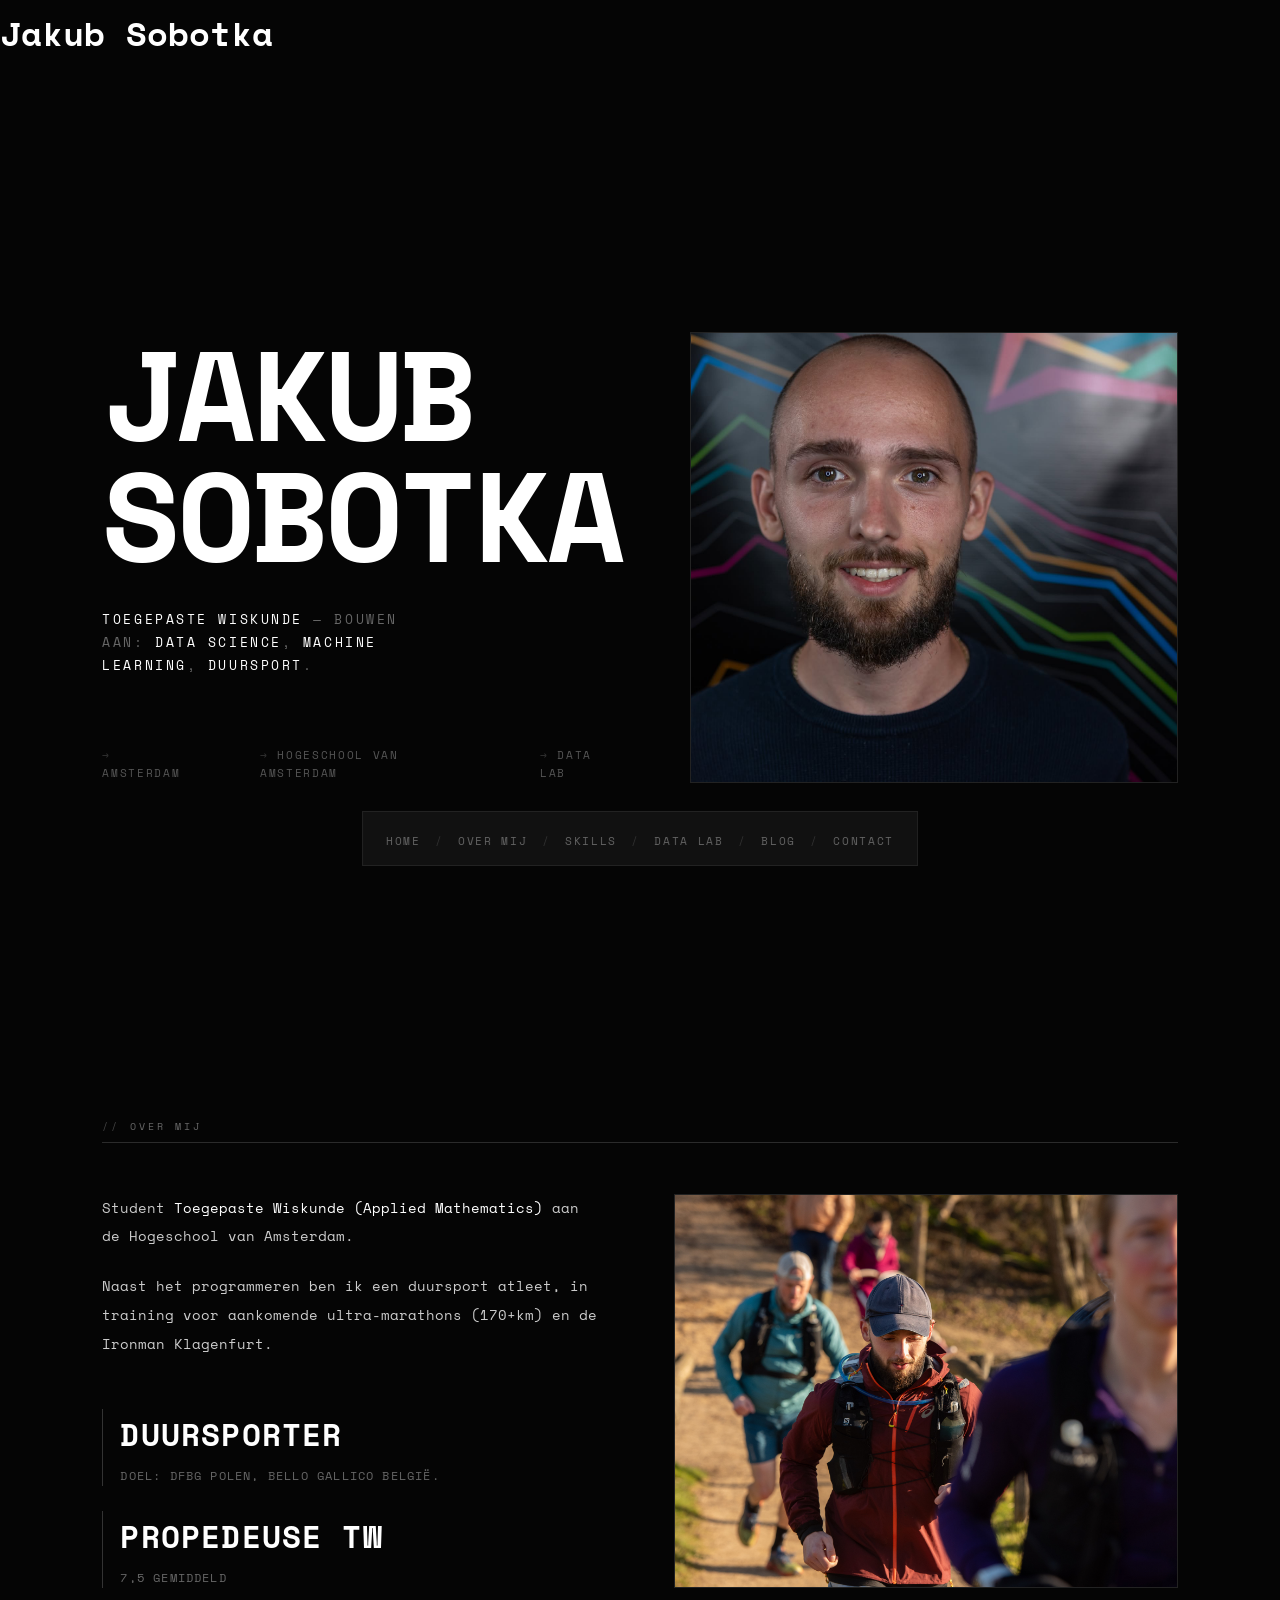
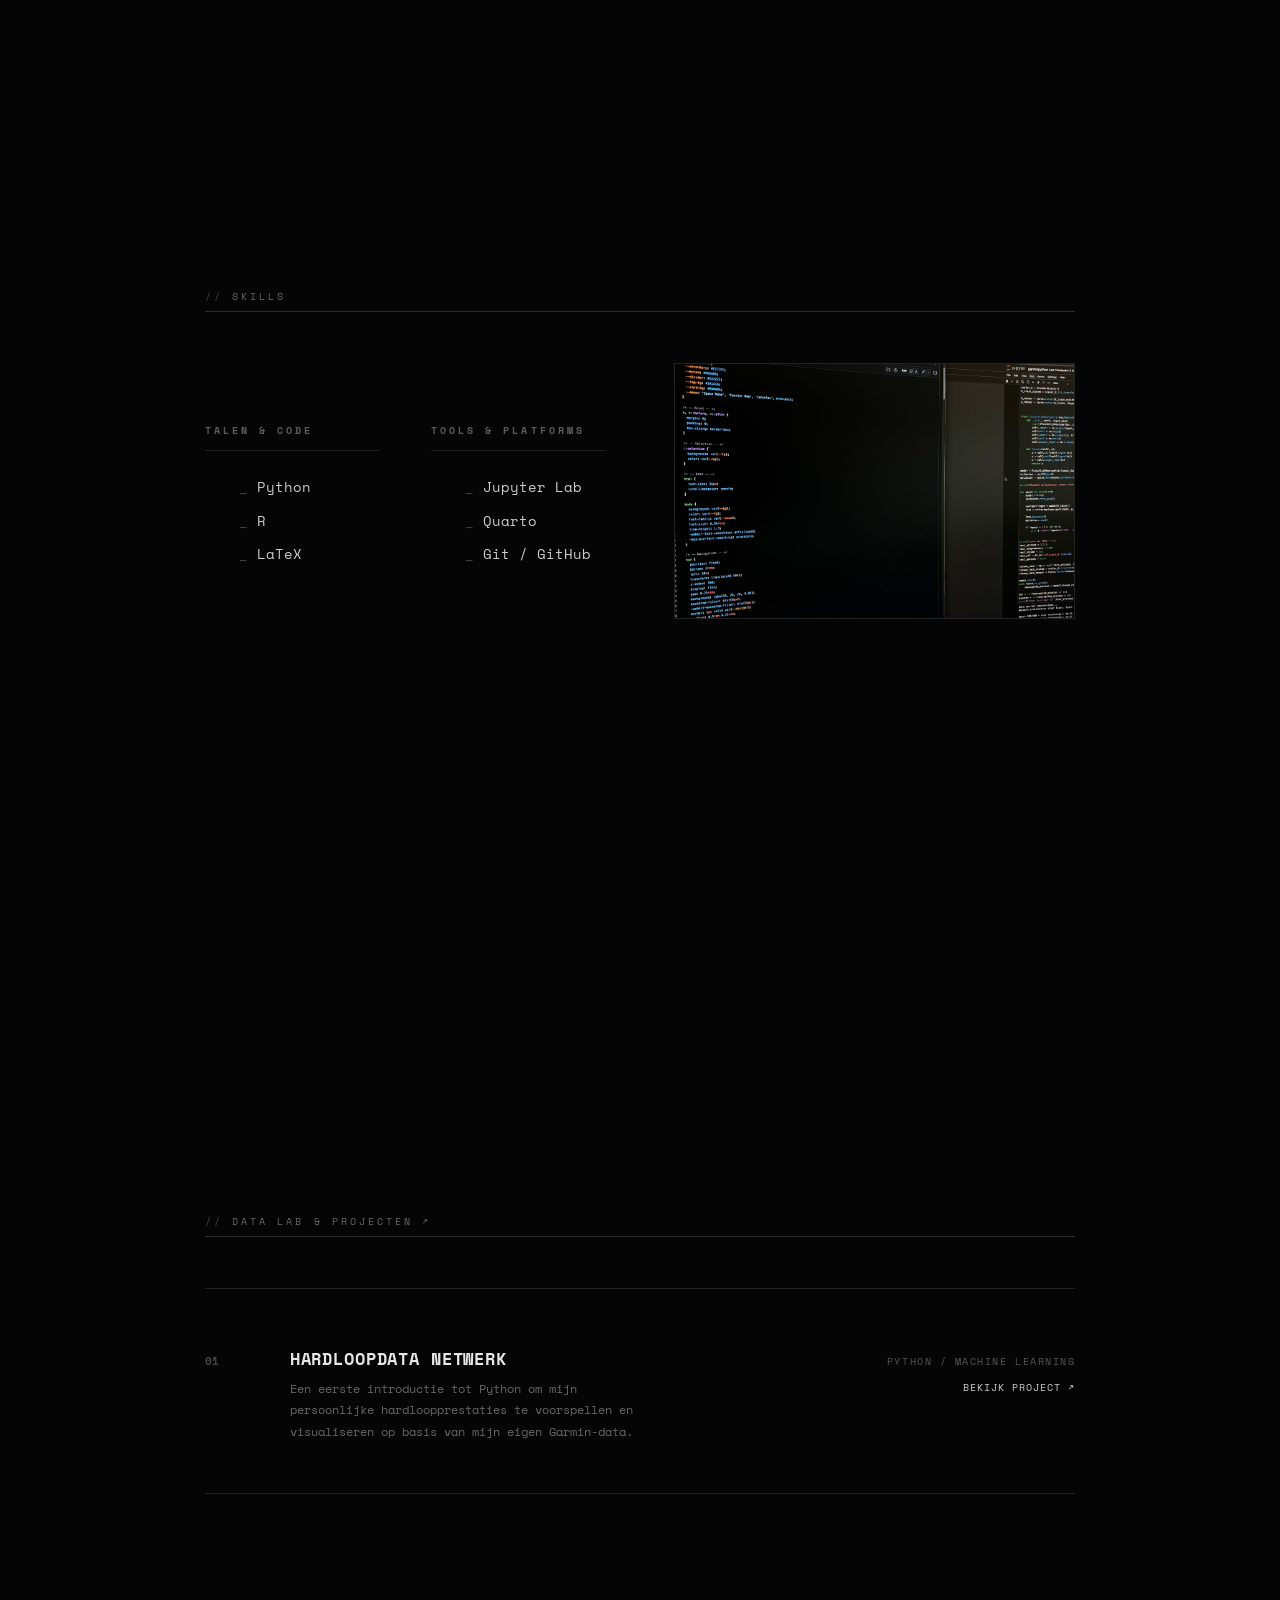
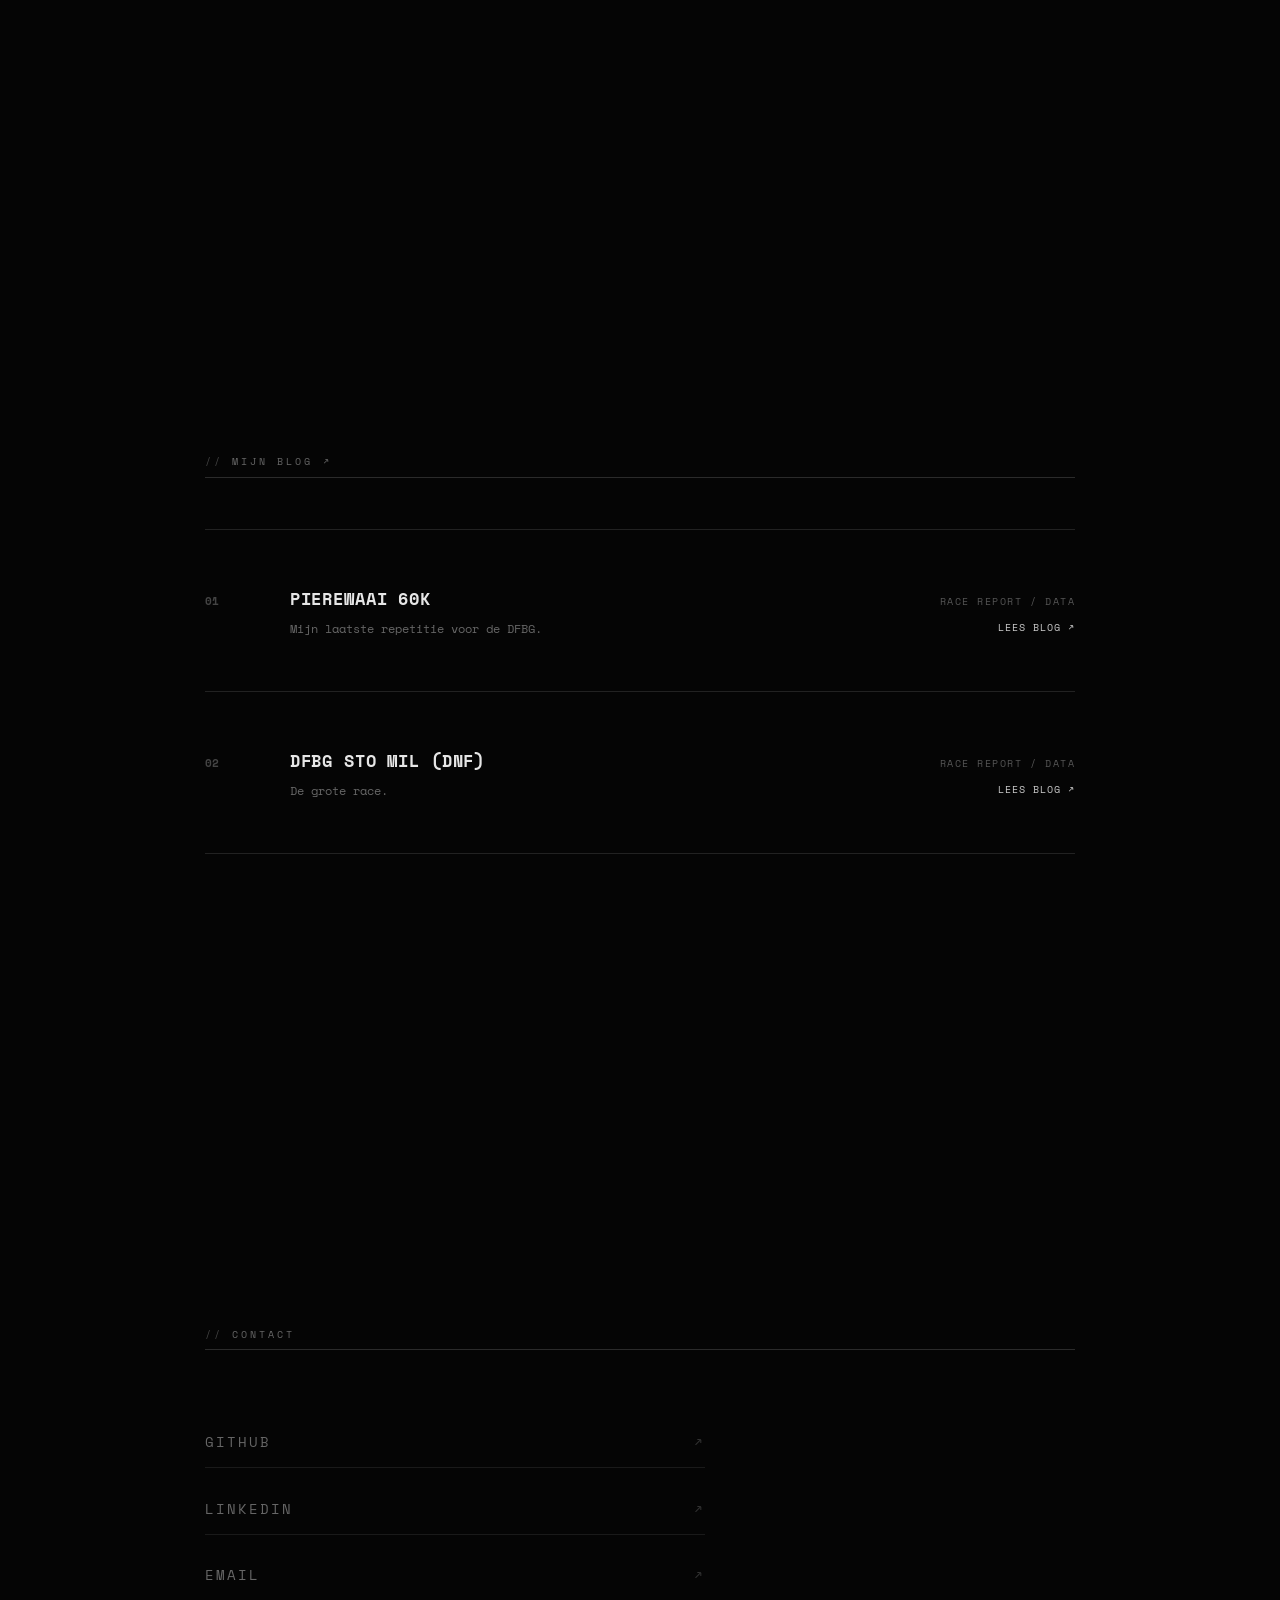
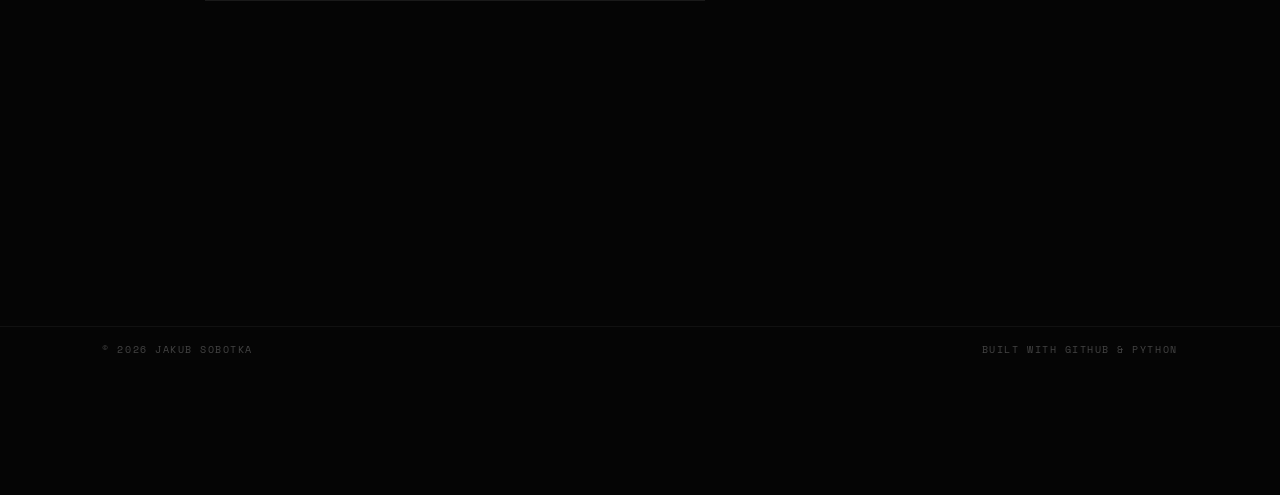
<file: index.html>
<!DOCTYPE html>
<html xmlns="http://www.w3.org/1999/xhtml" lang="en" xml:lang="en"><head>

<meta charset="utf-8">
<meta name="generator" content="quarto-1.11.9">

<meta name="viewport" content="width=device-width, initial-scale=1.0, user-scalable=yes">


<title>Jakub Sobotka</title>
<style>
/* Default styles provided by pandoc.
** See https://pandoc.org/MANUAL.html#variables-for-html for config info.
*/
span.smallcaps{font-variant: small-caps;}
div.columns{display: flex; gap: 1.5em;}
div.column{flex: auto;}
@media screen {
div.columns{gap: min(4vw, 1.5em);}
div.column{overflow-x: auto;}
}
div.hanging-indent{margin-left: 1.5em; text-indent: -1.5em;}
ul.task-list{list-style: none;}
ul.task-list li input[type="checkbox"] {
  width: 0.8em;
  margin: 0 0.8em 0.2em -1em; /* quarto-specific, see https://github.com/quarto-dev/quarto-cli/issues/4556 */ 
  vertical-align: middle;
}
</style>


<script src="site_libs/quarto-nav/quarto-nav.js"></script>
<script src="site_libs/clipboard/clipboard.min.js"></script>
<script src="site_libs/quarto-search/autocomplete.umd.js"></script>
<script src="site_libs/quarto-search/fuse.min.js"></script>
<script src="site_libs/quarto-search/quarto-search.js"></script>
<meta name="quarto:offset" content="./">
<script src="site_libs/quarto-html/quarto.js" type="module"></script>
<script src="site_libs/quarto-html/tabsets/tabsets.js" type="module"></script>
<script src="site_libs/quarto-html/scrollable-regions/scrollable-regions.js" type="module"></script>
<script src="site_libs/quarto-html/popper.min.js"></script>
<script src="site_libs/quarto-html/tippy.umd.min.js"></script>
<script src="site_libs/quarto-html/anchor.min.js"></script>
<link href="site_libs/quarto-html/tippy.css" rel="stylesheet">
<link href="site_libs/quarto-html/quarto-syntax-highlighting-dark-447e42e69aaa9833c0ba1b986f430b20.css" rel="stylesheet" id="quarto-text-highlighting-styles">
<script src="site_libs/bootstrap/bootstrap.min.js"></script>
<link href="site_libs/bootstrap/bootstrap-icons.css" rel="stylesheet">
<link href="site_libs/bootstrap/bootstrap-9e84aeb34b999b627bff037d84a24f1b.min.css" rel="stylesheet" append-hash="true" id="quarto-bootstrap" data-mode="dark">
<script id="quarto-search-options" type="application/json">{
  "location": "sidebar",
  "copy-button": false,
  "collapse-after": 3,
  "panel-placement": "start",
  "type": "textbox",
  "limit": 50,
  "keyboard-shortcut": [
    "f",
    "/",
    "s"
  ],
  "show-item-context": false,
  "language": {
    "search-no-results-text": "No results",
    "search-matching-documents-text": "matching documents",
    "search-copy-link-title": "Copy link to search",
    "search-hide-matches-text": "Hide additional matches",
    "search-more-match-text": "more match in this document",
    "search-more-matches-text": "more matches in this document",
    "search-clear-button-title": "Clear",
    "search-text-placeholder": "",
    "search-detached-cancel-button-title": "Cancel",
    "search-submit-button-title": "Submit",
    "search-label": "Search"
  }
}</script>
<link href="https://fonts.googleapis.com/css2?family=Space+Mono:wght@400;700&amp;display=swap" rel="stylesheet">
<link rel="icon" type="image/jpeg" href="images/JS.jpg">


</head>

<body class="fullcontent quarto-light"><a id="quarto-skip-link" class="visually-hidden-focusable" href="#quarto-document-content">Skip to main content</a>

<div id="quarto-search-results"></div>
<!-- content -->
<div id="quarto-content" class="quarto-container page-layout-custom">
<!-- sidebar -->
<!-- margin-sidebar -->
<!-- main -->
<nav aria-label="Main navigation">
  <a href="./index.html#hero">Home</a><span class="sep" aria-hidden="true">/</span>
  <a href="./index.html#about">Over Mij</a><span class="sep" aria-hidden="true">/</span>
  <a href="./index.html#skills">Skills</a><span class="sep" aria-hidden="true">/</span>
  <a href="./index.html#projects">Data Lab</a><span class="sep" aria-hidden="true">/</span>
  <a href="./index.html#blogs">Blog</a><span class="sep" aria-hidden="true">/</span>
  <a href="./index.html#contact">Contact</a>
</nav>

<header id="title-block-header" class="quarto-title-block default">
<div class="quarto-title">
<h1 class="title">Jakub Sobotka</h1>
</div>



<div class="quarto-title-meta">

    
  
    
  </div>
  


</header>



  <main id="quarto-document-content" tabindex="-1">

    <section id="hero">
      <div class="hero-grid">
        
        <div class="hero-text">
          <div class="hero-name">
            <span>JAKUB</span>
            <span>SOBOTKA</span>
          </div>
          <p class="hero-tag">
            <span class="highlight">TOEGEPASTE WISKUNDE</span> —
            BOUWEN AAN:
            <span class="highlight">DATA SCIENCE</span>,
            <span class="highlight">MACHINE LEARNING</span>,
            <span class="highlight">DUURSPORT</span>.
          </p>  
          <div class="hero-meta">
            <span>AMSTERDAM</span>
            <span>HOGESCHOOL VAN AMSTERDAM</span>
            <span>DATA LAB</span>
          </div>
        </div>

        <div class="hero-visual">
          <img src="images/Jakub.jpg" alt="Jakub Sobotka" class="hero-img">
        </div>

      </div>
    </section>

  <section id="about">
      <h2 class="section-label anchored">Over Mij</h2>
      <div class="about-grid">
        
        <div class="about-content">
          <div class="about-text">
            <p>
              Student <strong>Toegepaste Wiskunde (Applied Mathematics)</strong> aan de Hogeschool van Amsterdam.
            </p>
            <p>
              Naast het programmeren ben ik een duursport atleet, in training voor aankomende ultra-marathons (170+km) en de Ironman Klagenfurt.
            </p>
          </div>
          <div class="about-stats">
            <div class="stat-item">
              <span class="stat-val">Duursporter</span>
              <span class="stat-label">Doel: DFBG Polen, Bello Gallico België.</span>
            </div>
            <div class="stat-item">
              <span class="stat-val">Propedeuse TW</span>
              <span class="stat-label">7,5 gemiddeld</span>
            </div>
          </div>
        </div>

        <div class="about-visual">
          <img src="images/uhut.jpeg" alt="Jakub Sobotka" class="about-img">
        </div>

      </div>

<section id="skills">
      <h2 class="section-label anchored">Skills</h2>
      <div class="skills-layout">
        
        <div class="skills-content">
          <div class="skills-grid">
            <div class="skill-group">
              <h3 class="anchored">Talen &amp; Code</h3>
              <ul>
                <li>Python</li>
                <li>R</li>
                <li>LaTeX</li>
              </ul>
            </div>
            <div class="skill-group">
              <h3 class="anchored">Tools &amp; Platforms</h3>
              <ul>
                <li>Jupyter Lab</li>
                <li>Quarto</li>
                <li>Git / GitHub</li>
              </ul>
            </div>
          </div>
        </div>

        <div class="skills-visual">
          <img src="images/code.jpeg" alt="Skills" class="skills-img">
        </div>

      </div>
    </section>

    <section id="projects">
      <h2 class="section-label anchored">
        <a href="./datalab.html" style="color: inherit; text-decoration: none;">Data Lab &amp; Projecten <span aria-hidden="true">↗</span></a>
      </h2>
      <div class="projects-list">

        <div class="project-item">
          <span class="project-num" aria-hidden="true">01</span>
          <div class="project-info">
            <h3 class="anchored">Hardloopdata Netwerk</h3>
            <p>
              Een eerste introductie tot Python om mijn persoonlijke hardloopprestaties te voorspellen en visualiseren op basis van mijn eigen Garmin-data.
            </p>
          </div>
          <div class="project-meta">
            <span class="project-tech">Python / Machine Learning</span>
            <a href="projects/garminpython.html" class="project-link" aria-label="Bekijk project">Bekijk Project <span aria-hidden="true">↗</span></a>
          </div>
        </div>

      </div>
    </section>

 <section id="blogs">
      <h2 class="section-label anchored">
        <a href="./blog.html" style="color: inherit; text-decoration: none;">Mijn blog <span aria-hidden="true">↗</span></a>
      </h2>
      <div class="projects-list">

        <!-- Blog 1 -->
        <div class="project-item">
          <span class="project-num" aria-hidden="true">01</span>
          <div class="project-info">
            <h3 class="anchored">Pierewaai 60k</h3>
            <p>
              Mijn laatste repetitie voor de DFBG. 
            </p>
          </div>
          <div class="project-meta">
            <span class="project-tech">Race Report / Data</span>
            <a href="./Posts/Pierewaai 2026.html" class="project-link" aria-label="Ga naar Pierewaai">Lees Blog <span aria-hidden="true">↗</span></a>
          </div>
        </div>

        <!-- Blog 2 -->
        <div class="project-item">
          <span class="project-num" aria-hidden="true">02</span>
          <div class="project-info">
            <h3 class="anchored">DFBG Sto Mil (DNF)</h3>
            <p>
              De grote race.
            </p>
          </div>
          <div class="project-meta">
            <span class="project-tech">Race Report / Data</span>
            <a href="./Posts/dfbg-sto-mil-dnf.html" class="project-link" aria-label="Ga naar DFBG">Lees Blog <span aria-hidden="true">↗</span></a>
          </div>
        </div>

      </div>
    </section>

    <section id="contact">
      <h2 class="section-label anchored">Contact</h2>
      <div class="contact-links">
        <a href="https://github.com/SobotaNedziela" target="_blank" rel="noopener noreferrer">
          GitHub <span class="arrow" aria-hidden="true">↗</span>
        </a>
          <a href="https://www.linkedin.com/in/jakubsobotka09/" target="_blank" rel="noopener noreferrer">
          LinkedIn <span class="arrow" aria-hidden="true">↗</span>
        </a>
        <a href="mailto:sobotka.data@gmail.com">
          Email <span class="arrow" aria-hidden="true">↗</span>
        </a>
      </div>
    </section>

  </section></main>

  <footer>
    <span>© 2026 Jakub Sobotka</span>
    <span>Built with Github &amp; Python</span>
  </footer>





<script id="quarto-html-after-body" type="application/javascript">
  window.document.addEventListener("DOMContentLoaded", function (event) {
    const icon = "";
    const anchorJS = new window.AnchorJS();
    anchorJS.options = {
      placement: 'right',
      icon: icon
    };
    anchorJS.add('.anchored');
    const isCodeAnnotation = (el) => {
      for (const clz of el.classList) {
        if (clz.startsWith('code-annotation-')) {                     
          return true;
        }
      }
      return false;
    }
    const onCopySuccess = function(e) {
      // button target
      const button = e.trigger;
      // don't keep focus
      button.blur();
      // flash "checked"
      button.classList.add('code-copy-button-checked');
      var currentTitle = button.getAttribute("title");
      button.setAttribute("title", "Copied!");
      let tooltip;
      if (window.bootstrap) {
        button.setAttribute("data-bs-toggle", "tooltip");
        button.setAttribute("data-bs-placement", "left");
        button.setAttribute("data-bs-title", "Copied!");
        tooltip = new bootstrap.Tooltip(button, 
          { trigger: "manual", 
            customClass: "code-copy-button-tooltip",
            offset: [0, -8]});
        tooltip.show();    
      }
      setTimeout(function() {
        if (tooltip) {
          tooltip.hide();
          button.removeAttribute("data-bs-title");
          button.removeAttribute("data-bs-toggle");
          button.removeAttribute("data-bs-placement");
        }
        button.setAttribute("title", currentTitle);
        button.classList.remove('code-copy-button-checked');
      }, 1000);
      // clear code selection
      e.clearSelection();
    }
    const getTextToCopy = function(trigger) {
      const outerScaffold = trigger.parentElement.cloneNode(true);
      const codeEl = outerScaffold.querySelector('code');
      for (const childEl of codeEl.children) {
        if (isCodeAnnotation(childEl)) {
          childEl.remove();
        }
      }
      return codeEl.innerText;
    }
    const clipboard = new window.ClipboardJS('.code-copy-button:not([data-in-quarto-modal])', {
      text: getTextToCopy
    });
    clipboard.on('success', onCopySuccess);
    if (window.document.getElementById('quarto-embedded-source-code-modal')) {
      const clipboardModal = new window.ClipboardJS('.code-copy-button[data-in-quarto-modal]', {
        text: getTextToCopy,
        container: window.document.getElementById('quarto-embedded-source-code-modal')
      });
      clipboardModal.on('success', onCopySuccess);
    }
      var localhostRegex = new RegExp(/^(?:http|https):\/\/localhost\:?[0-9]*\//);
      var mailtoRegex = new RegExp(/^mailto:/);
        var filterRegex = new RegExp("https:\/\/sobotka\.nl");
      var isInternal = (href) => {
          return filterRegex.test(href) || localhostRegex.test(href) || mailtoRegex.test(href);
      }
      // Inspect non-navigation links and adorn them if external
      window.quartoDecorateExternalLinks = function (root) {
     var links = (root || window.document).querySelectorAll('a[href]:not(.nav-link):not(.navbar-brand):not(.toc-action):not(.sidebar-link):not(.sidebar-item-toggle):not(.pagination-link):not(.no-external):not([aria-hidden]):not(.dropdown-item):not(.quarto-navigation-tool):not(.about-link)');
      for (var i=0; i<links.length; i++) {
        const link = links[i];
        if (!isInternal(link.href)) {
          // undo the damage that might have been done by quarto-nav.js in the case of
          // links that we want to consider external
          if (link.dataset.originalHref !== undefined) {
            link.href = link.dataset.originalHref;
          }
          if (!link.classList.contains('no-external-icon')) {
          }
        }
      }
      };
      window.quartoDecorateExternalLinks(window.document);
    // Esc closes the popup (WCAG 1.4.13) and focus leaving both trigger and
    // popup closes it (WCAG 2.4.11); tippy handles neither for interactive popups.
    const hideOnEscAndFocusOut = {
      name: 'hideOnEscAndFocusOut',
      defaultValue: true,
      fn(instance) {
        const dismiss = () => {
          // A show scheduled by the trigger delay would otherwise reopen it
          instance.clearDelayTimeouts();
          instance.hide();
        };
        const onKeyDown = (event) => {
          if (event.key !== 'Escape') {
            return;
          }
          // Keep Esc from also reaching page handlers (e.g. reveal.js overview),
          // except an open reveal.js slide menu, which Esc should close too.
          // The menu handles keys only when its keyboard option is on.
          const menuHandlesEsc = window.Reveal?.getPlugin?.('menu')?.isOpen() &&
            window.Reveal.getConfig().menu?.keyboard !== false;
          if (!menuHandlesEsc) {
            event.stopPropagation();
          }
          if (instance.popper.contains(window.document.activeElement)) {
            // Disabled while refocusing so the focus trigger does not reopen it
            instance.disable();
            instance.reference.focus();
            instance.enable();
          }
          dismiss();
        };
        const onFocusOut = (event) => {
          const target = event.relatedTarget;
          if (target && !instance.reference.contains(target) &&
              !instance.popper.contains(target)) {
            dismiss();
          }
        };
        // On the trigger too: a click trigger (code-annotations: select) has no
        // blur handling. Attached for the instance's lifetime so leaving the
        // trigger also cancels a show still pending on the trigger delay.
        instance.reference.addEventListener('focusout', onFocusOut);
        return {
          onShow() {
            window.document.addEventListener('keydown', onKeyDown, true);
            instance.popper.addEventListener('focusout', onFocusOut);
          },
          onHide() {
            window.document.removeEventListener('keydown', onKeyDown, true);
            instance.popper.removeEventListener('focusout', onFocusOut);
          },
          onDestroy() {
            instance.reference.removeEventListener('focusout', onFocusOut);
          },
        };
      },
    };
    function tippyHover(el, contentFn, onTriggerFn, onUntriggerFn) {
      const config = {
        allowHTML: true,
        maxWidth: 500,
        delay: 100,
        arrow: false,
        appendTo: function(el) {
            return el.parentElement;
        },
        interactive: true,
        interactiveBorder: 10,
        theme: 'quarto',
        placement: 'bottom-start',
        plugins: [hideOnEscAndFocusOut],
      };
      if (contentFn) {
        config.content = contentFn;
      }
      if (onTriggerFn) {
        config.onTrigger = onTriggerFn;
      }
      if (onUntriggerFn) {
        config.onUntrigger = onUntriggerFn;
      }
      window.tippy(el, config); 
    }
    const noterefs = window.document.querySelectorAll('a[role="doc-noteref"]');
    for (var i=0; i<noterefs.length; i++) {
      const ref = noterefs[i];
      tippyHover(ref, function() {
        // use id or data attribute instead here
        let href = ref.getAttribute('data-footnote-href') || ref.getAttribute('href');
        try { href = new URL(href).hash; } catch {}
        const id = href.replace(/^#\/?/, "");
        const note = window.document.getElementById(id);
        if (note) {
          return note.innerHTML;
        } else {
          return "";
        }
      });
    }
    const xrefs = window.document.querySelectorAll('a.quarto-xref');
    const processXRef = (id, note) => {
      // Strip column container classes
      const stripColumnClz = (el) => {
        el.classList.remove("page-full", "page-columns");
        if (el.children) {
          for (const child of el.children) {
            stripColumnClz(child);
          }
        }
      }
      stripColumnClz(note)
      if (id === null || id.startsWith('sec-')) {
        // Special case sections, only their first couple elements
        const container = document.createElement("div");
        if (note.children && note.children.length > 2) {
          container.appendChild(note.children[0].cloneNode(true));
          for (let i = 1; i < note.children.length; i++) {
            const child = note.children[i];
            if (child.tagName === "P" && child.innerText === "") {
              continue;
            } else {
              container.appendChild(child.cloneNode(true));
              break;
            }
          }
          if (window.Quarto?.typesetMath) {
            window.Quarto.typesetMath(container);
          }
          return container.innerHTML
        } else {
          if (window.Quarto?.typesetMath) {
            window.Quarto.typesetMath(note);
          }
          return note.innerHTML;
        }
      } else {
        // Remove any anchor links if they are present
        const anchorLink = note.querySelector('a.anchorjs-link');
        if (anchorLink) {
          anchorLink.remove();
        }
        if (window.Quarto?.typesetMath) {
          window.Quarto.typesetMath(note);
        }
        if (note.classList.contains("callout")) {
          return note.outerHTML;
        } else {
          return note.innerHTML;
        }
      }
    }
    for (var i=0; i<xrefs.length; i++) {
      const xref = xrefs[i];
      tippyHover(xref, undefined, function(instance) {
        instance.disable();
        let url = xref.getAttribute('href');
        let hash = undefined; 
        if (url.startsWith('#')) {
          hash = url;
        } else {
          try { hash = new URL(url).hash; } catch {}
        }
        if (hash) {
          const id = hash.replace(/^#\/?/, "");
          const note = window.document.getElementById(id);
          if (note !== null) {
            try {
              const html = processXRef(id, note.cloneNode(true));
              instance.setContent(html);
            } finally {
              instance.enable();
              instance.show();
            }
          } else {
            // See if we can fetch this
            fetch(url.split('#')[0])
            .then(res => res.text())
            .then(html => {
              const parser = new DOMParser();
              const htmlDoc = parser.parseFromString(html, "text/html");
              const note = htmlDoc.getElementById(id);
              if (note !== null) {
                const html = processXRef(id, note);
                instance.setContent(html);
              } 
            }).finally(() => {
              instance.enable();
              instance.show();
            });
          }
        } else {
          // See if we can fetch a full url (with no hash to target)
          // This is a special case and we should probably do some content thinning / targeting
          fetch(url)
          .then(res => res.text())
          .then(html => {
            const parser = new DOMParser();
            const htmlDoc = parser.parseFromString(html, "text/html");
            const note = htmlDoc.querySelector('main.content');
            if (note !== null) {
              // This should only happen for chapter cross references
              // (since there is no id in the URL)
              // remove the first header
              if (note.children.length > 0 && note.children[0].tagName === "HEADER") {
                note.children[0].remove();
              }
              const html = processXRef(null, note);
              instance.setContent(html);
            } 
          }).finally(() => {
            instance.enable();
            instance.show();
          });
        }
      }, function(instance) {
      });
    }
        let selectedAnnoteEl;
        const selectorForAnnotation = ( cell, annotation) => {
          let cellAttr = 'data-code-cell="' + cell + '"';
          let lineAttr = 'data-code-annotation="' +  annotation + '"';
          const selector = 'span[' + cellAttr + '][' + lineAttr + ']';
          return selector;
        }
        const selectCodeLines = (annoteEl) => {
          const doc = window.document;
          const targetCell = annoteEl.getAttribute("data-target-cell");
          const targetAnnotation = annoteEl.getAttribute("data-target-annotation");
          const annoteSpan = window.document.querySelector(selectorForAnnotation(targetCell, targetAnnotation));
          const lines = annoteSpan.getAttribute("data-code-lines").split(",");
          const lineIds = lines.map((line) => {
            return targetCell + "-" + line;
          })
          // Each band is positioned against its own containing block, which is
          // not the offsetParent of the lines, so place it from client rects.
          const placeBand = (band, firstEl, lastEl, codeBlock) => {
            const container = band.offsetParent;
            if (container === null) {
              return;
            }
            const containerRect = container.getBoundingClientRect();
            // Reveal.js scales slides with a transform, so convert client
            // pixels back to the CSS pixels of the container.
            const scale = containerRect.height / container.offsetHeight || 1;
            const firstRect = firstEl.getBoundingClientRect();
            const lastRect = lastEl.getBoundingClientRect();
            const top = (firstRect.top - containerRect.top) / scale - container.clientTop + container.scrollTop;
            const height = (lastRect.bottom - firstRect.top) / scale;
            band.style.top = top - 2 + "px";
            band.style.height = height + 4 + "px";
            if (codeBlock) {
              // Without the copy button wrapper, the containing block is wider
              // than the code block, so span the code block explicitly.
              const blockRect = codeBlock.getBoundingClientRect();
              band.style.left = (blockRect.left - containerRect.left) / scale - container.clientLeft + container.scrollLeft + "px";
              band.style.width = blockRect.width / scale + "px";
            }
          };
          if (lineIds.length > 0) {
            const el = window.document.getElementById(lineIds[0]);
            const lastEl = window.document.getElementById(lineIds[lineIds.length - 1]);
            const parent = el.parentElement.parentElement;
            // cook up a div (if necessary) and position it
            let div = window.document.getElementById("code-annotation-line-highlight");
            if (div === null) {
              div = window.document.createElement("div");
              div.setAttribute("id", "code-annotation-line-highlight");
              div.style.position = 'absolute';
              parent.appendChild(div);
            }
            placeBand(div, el, lastEl, parent.closest("div.sourceCode") || parent);
            let gutterDiv = window.document.getElementById("code-annotation-line-highlight-gutter");
            if (gutterDiv === null) {
              gutterDiv = window.document.createElement("div");
              gutterDiv.setAttribute("id", "code-annotation-line-highlight-gutter");
              gutterDiv.style.position = 'absolute';
              const codeCell = window.document.getElementById(targetCell);
              const gutter = codeCell.querySelector('.code-annotation-gutter');
              gutter.appendChild(gutterDiv);
            }
            placeBand(gutterDiv, el, lastEl);
            selectedAnnoteEl = annoteEl;
          }
        };
        const unselectCodeLines = () => {
          const elementsIds = ["code-annotation-line-highlight", "code-annotation-line-highlight-gutter"];
          elementsIds.forEach((elId) => {
            const div = window.document.getElementById(elId);
            if (div) {
              div.remove();
            }
          });
          selectedAnnoteEl = undefined;
        };
          // Handle positioning of the toggle
      window.addEventListener(
        "resize",
        throttle(() => {
          elRect = undefined;
          if (selectedAnnoteEl) {
            selectCodeLines(selectedAnnoteEl);
          }
        }, 10)
      );
      function throttle(fn, ms) {
      let throttle = false;
      let timer;
        return (...args) => {
          if(!throttle) { // first call gets through
              fn.apply(this, args);
              throttle = true;
          } else { // all the others get throttled
              if(timer) clearTimeout(timer); // cancel #2
              timer = setTimeout(() => {
                fn.apply(this, args);
                timer = throttle = false;
              }, ms);
          }
        };
      }
        // Attach click handler to the DT
        const annoteDls = window.document.querySelectorAll('dt[data-target-cell]');
        for (const annoteDlNode of annoteDls) {
          annoteDlNode.addEventListener('click', (event) => {
            const clickedEl = event.target;
            if (clickedEl !== selectedAnnoteEl) {
              unselectCodeLines();
              const activeEl = window.document.querySelector('dt[data-target-cell].code-annotation-active');
              if (activeEl) {
                activeEl.classList.remove('code-annotation-active');
              }
              selectCodeLines(clickedEl);
              clickedEl.classList.add('code-annotation-active');
            } else {
              // Unselect the line
              unselectCodeLines();
              clickedEl.classList.remove('code-annotation-active');
            }
          });
        }
    const findCites = (el) => {
      const parentEl = el.parentElement;
      if (parentEl) {
        const cites = parentEl.dataset.cites;
        if (cites) {
          return {
            el,
            cites: cites.split(' ')
          };
        } else {
          return findCites(el.parentElement)
        }
      } else {
        return undefined;
      }
    };
    var bibliorefs = window.document.querySelectorAll('a[role="doc-biblioref"]');
    for (var i=0; i<bibliorefs.length; i++) {
      const ref = bibliorefs[i];
      const citeInfo = findCites(ref);
      if (citeInfo) {
        tippyHover(citeInfo.el, function() {
          var popup = window.document.createElement('div');
          citeInfo.cites.forEach(function(cite) {
            var citeDiv = window.document.createElement('div');
            citeDiv.classList.add('hanging-indent');
            citeDiv.classList.add('csl-entry');
            var biblioDiv = window.document.getElementById('ref-' + cite);
            if (biblioDiv) {
              citeDiv.innerHTML = biblioDiv.innerHTML;
            }
            popup.appendChild(citeDiv);
          });
          return popup.innerHTML;
        });
      }
    }
  });
  </script>
  <script type="application/javascript">
  window.quartoScrollableRegionsLabels = {"code":"Scrollable code","output":"Scrollable output"};
  </script>
</div> <!-- /content -->




</body></html>
</file>
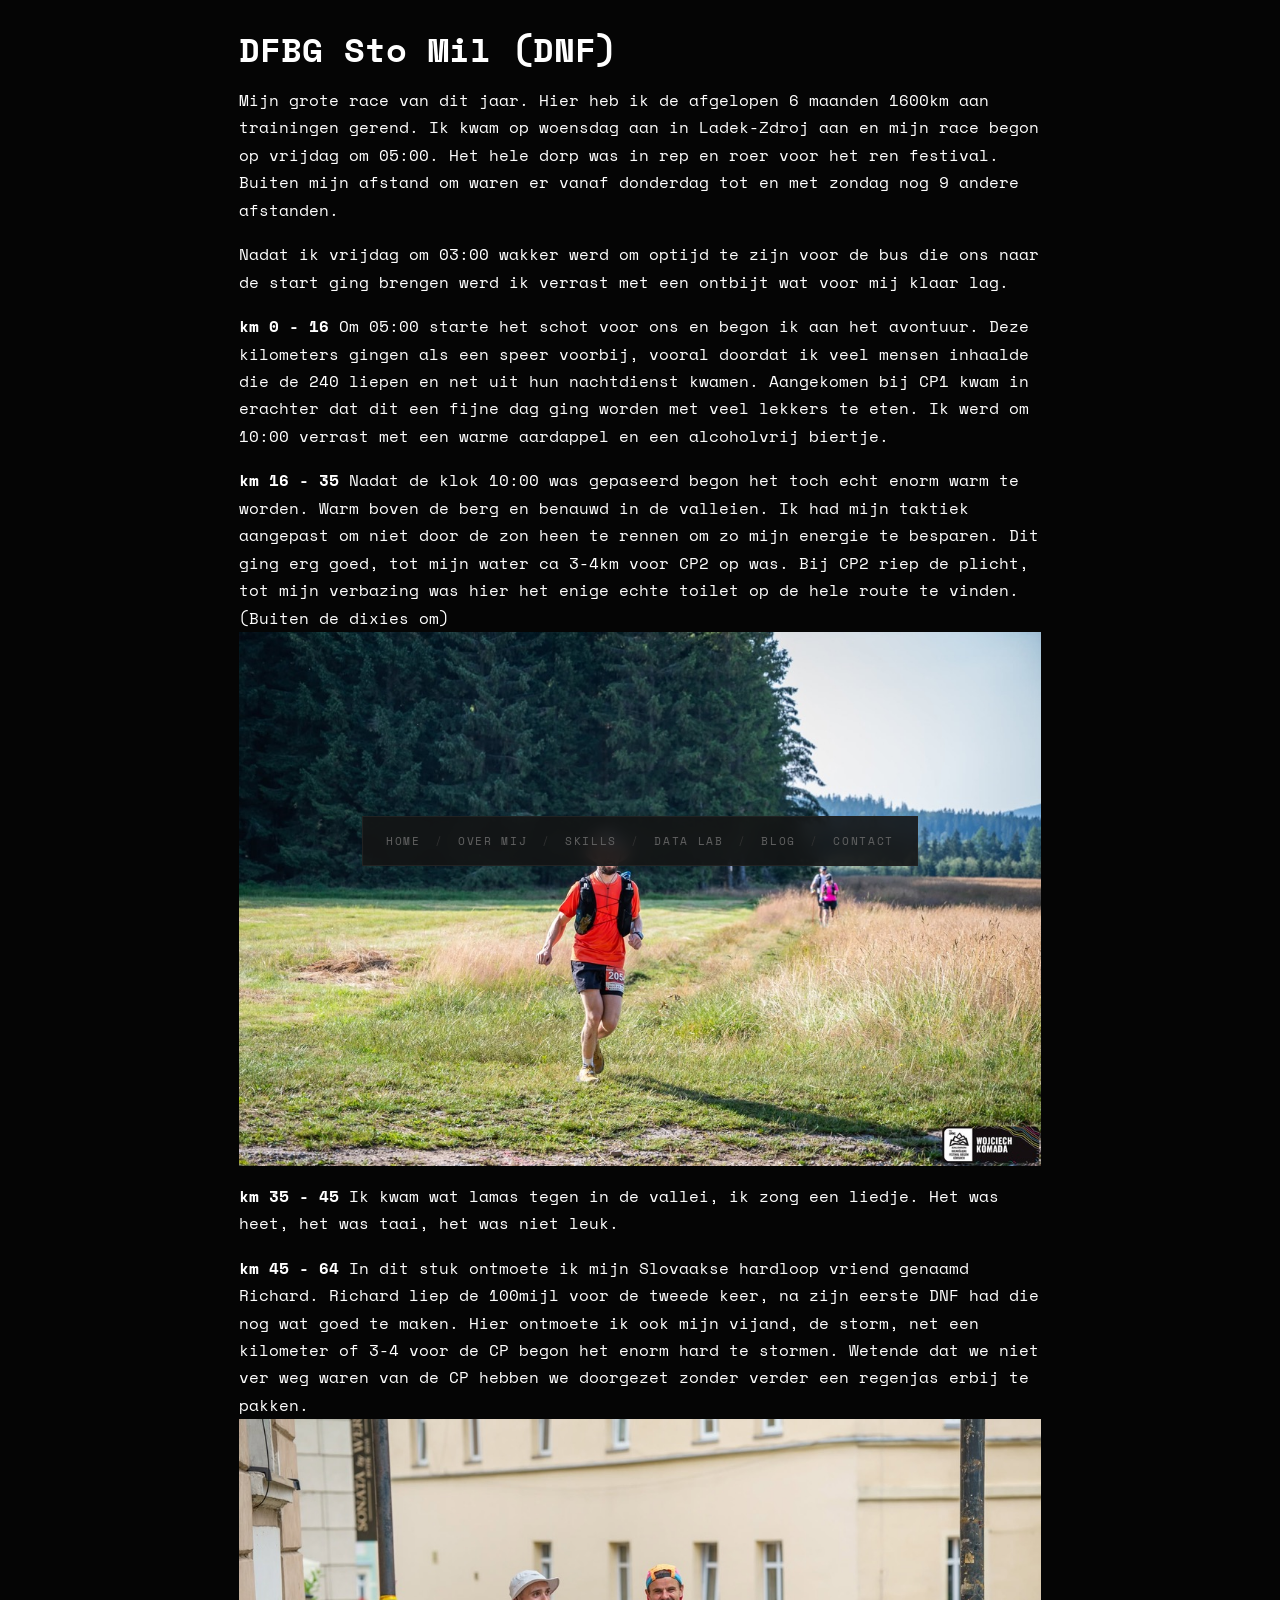
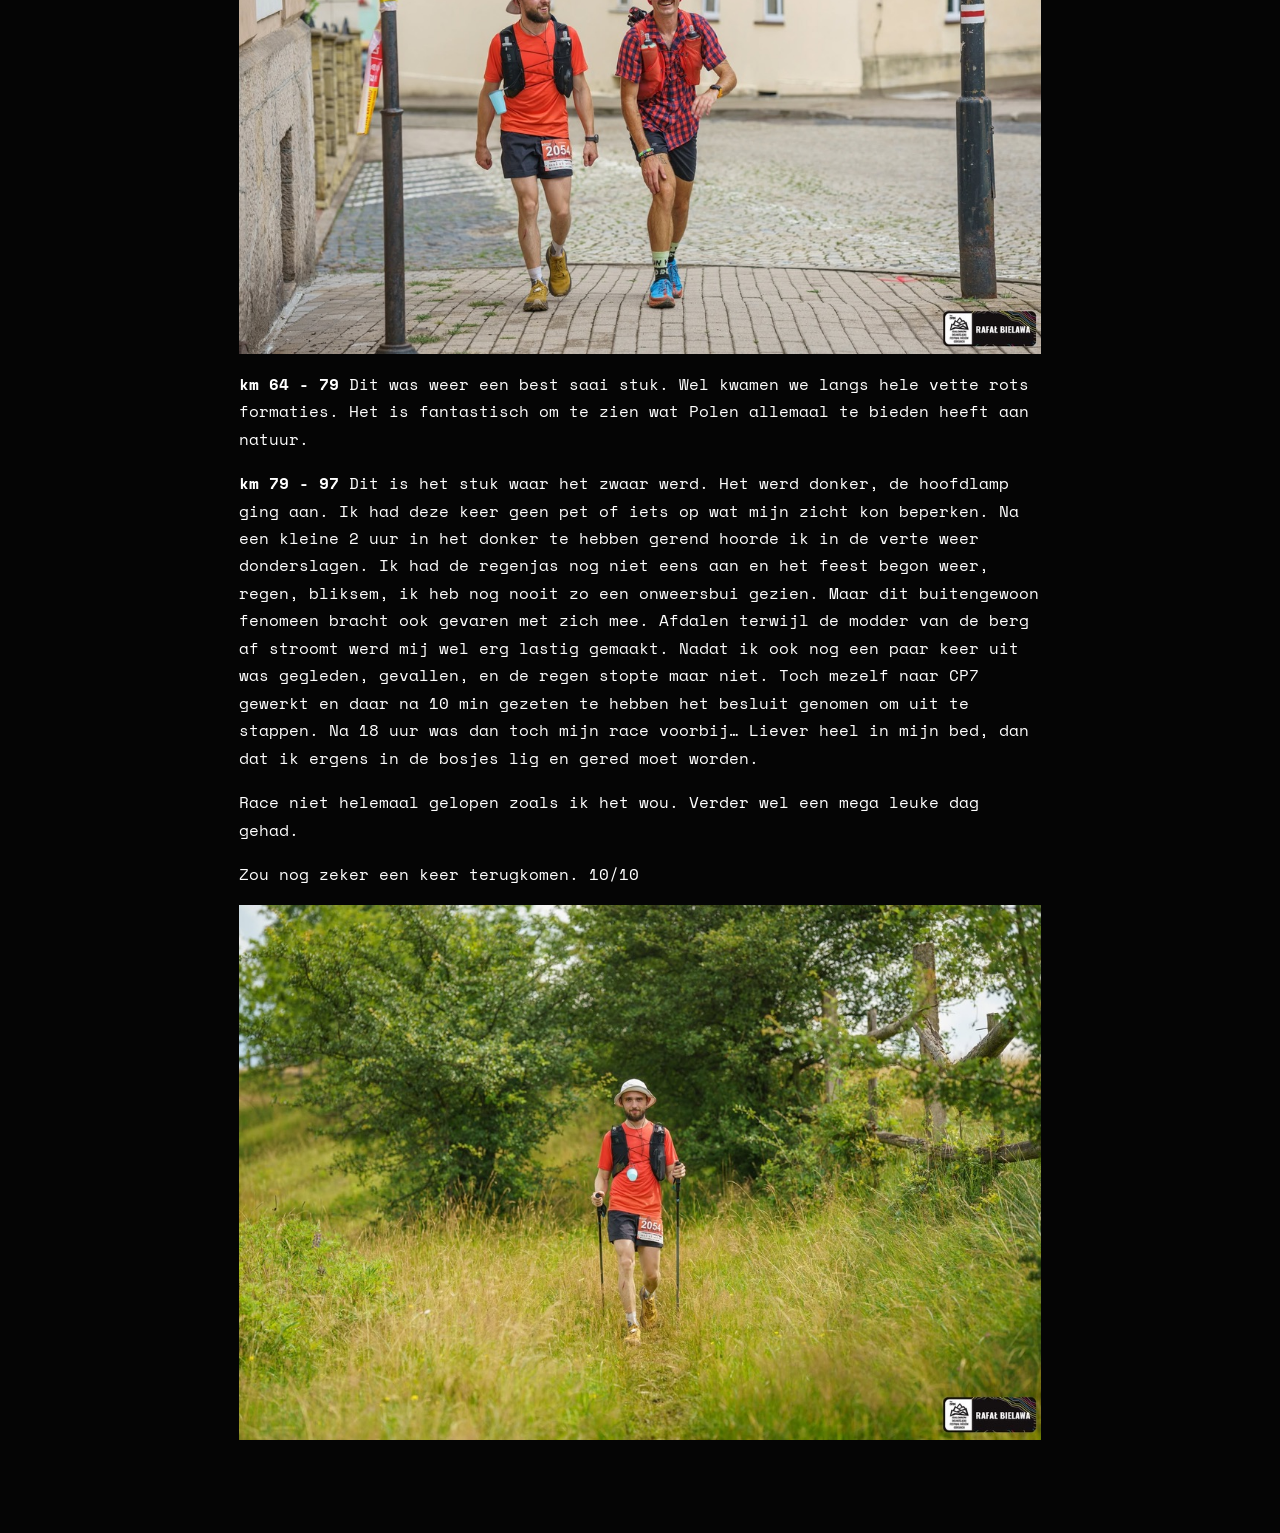
<file: Posts/dfbg-sto-mil-dnf.html>
<!DOCTYPE html>
<html xmlns="http://www.w3.org/1999/xhtml" lang="en" xml:lang="en"><head>

<meta charset="utf-8">
<meta name="generator" content="quarto-1.11.9">

<meta name="viewport" content="width=device-width, initial-scale=1.0, user-scalable=yes">


<title>DFBG Sto Mil (DNF)</title>
<style>
/* Default styles provided by pandoc.
** See https://pandoc.org/MANUAL.html#variables-for-html for config info.
*/
span.smallcaps{font-variant: small-caps;}
div.columns{display: flex; gap: 1.5em;}
div.column{flex: auto;}
@media screen {
div.columns{gap: min(4vw, 1.5em);}
div.column{overflow-x: auto;}
}
div.hanging-indent{margin-left: 1.5em; text-indent: -1.5em;}
ul.task-list{list-style: none;}
ul.task-list li input[type="checkbox"] {
  width: 0.8em;
  margin: 0 0.8em 0.2em -1em; /* quarto-specific, see https://github.com/quarto-dev/quarto-cli/issues/4556 */ 
  vertical-align: middle;
}
</style>


<script src="../site_libs/quarto-nav/quarto-nav.js"></script>
<script src="../site_libs/clipboard/clipboard.min.js"></script>
<script src="../site_libs/quarto-search/autocomplete.umd.js"></script>
<script src="../site_libs/quarto-search/fuse.min.js"></script>
<script src="../site_libs/quarto-search/quarto-search.js"></script>
<meta name="quarto:offset" content="../">
<script src="../site_libs/quarto-html/quarto.js" type="module"></script>
<script src="../site_libs/quarto-html/tabsets/tabsets.js" type="module"></script>
<script src="../site_libs/quarto-html/scrollable-regions/scrollable-regions.js" type="module"></script>
<script src="../site_libs/quarto-html/popper.min.js"></script>
<script src="../site_libs/quarto-html/tippy.umd.min.js"></script>
<script src="../site_libs/quarto-html/anchor.min.js"></script>
<link href="../site_libs/quarto-html/tippy.css" rel="stylesheet">
<link href="../site_libs/quarto-html/quarto-syntax-highlighting-dark-447e42e69aaa9833c0ba1b986f430b20.css" rel="stylesheet" id="quarto-text-highlighting-styles">
<script src="../site_libs/bootstrap/bootstrap.min.js"></script>
<link href="../site_libs/bootstrap/bootstrap-icons.css" rel="stylesheet">
<link href="../site_libs/bootstrap/bootstrap-9e84aeb34b999b627bff037d84a24f1b.min.css" rel="stylesheet" append-hash="true" id="quarto-bootstrap" data-mode="dark">
<script id="quarto-search-options" type="application/json">{
  "location": "sidebar",
  "copy-button": false,
  "collapse-after": 3,
  "panel-placement": "start",
  "type": "textbox",
  "limit": 50,
  "keyboard-shortcut": [
    "f",
    "/",
    "s"
  ],
  "show-item-context": false,
  "language": {
    "search-no-results-text": "No results",
    "search-matching-documents-text": "matching documents",
    "search-copy-link-title": "Copy link to search",
    "search-hide-matches-text": "Hide additional matches",
    "search-more-match-text": "more match in this document",
    "search-more-matches-text": "more matches in this document",
    "search-clear-button-title": "Clear",
    "search-text-placeholder": "",
    "search-detached-cancel-button-title": "Cancel",
    "search-submit-button-title": "Submit",
    "search-label": "Search"
  }
}</script>
<link href="https://fonts.googleapis.com/css2?family=Space+Mono:wght@400;700&amp;display=swap" rel="stylesheet">
<link rel="icon" type="image/jpeg" href="images/JS.jpg">


</head>

<body class="fullcontent quarto-light"><a id="quarto-skip-link" class="visually-hidden-focusable" href="#quarto-document-content">Skip to main content</a>

<div id="quarto-search-results"></div>
<!-- content -->
<div id="quarto-content" class="quarto-container page-columns page-rows-contents page-layout-article">
<!-- sidebar -->
<!-- margin-sidebar -->
    
<!-- main -->
<main class="content" id="quarto-document-content" tabindex="-1">
<nav aria-label="Main navigation">
  <a href="../index.html#hero">Home</a><span class="sep" aria-hidden="true">/</span>
  <a href="../index.html#about">Over Mij</a><span class="sep" aria-hidden="true">/</span>
  <a href="../index.html#skills">Skills</a><span class="sep" aria-hidden="true">/</span>
  <a href="../index.html#projects">Data Lab</a><span class="sep" aria-hidden="true">/</span>
  <a href="../index.html#blogs">Blog</a><span class="sep" aria-hidden="true">/</span>
  <a href="../index.html#contact">Contact</a>
</nav>

<header id="title-block-header" class="quarto-title-block default">
<div class="quarto-title">
<h1 class="title">DFBG Sto Mil (DNF)</h1>
</div>



<div class="quarto-title-meta">

    
  
    
  </div>
  


</header>


<p>Mijn grote race van dit jaar. Hier heb ik de afgelopen 6 maanden 1600km aan trainingen gerend. Ik kwam op woensdag aan in Ladek-Zdroj aan en mijn race begon op vrijdag om 05:00. Het hele dorp was in rep en roer voor het ren festival. Buiten mijn afstand om waren er vanaf donderdag tot en met zondag nog 9 andere afstanden.</p>
<p>Nadat ik vrijdag om 03:00 wakker werd om optijd te zijn voor de bus die ons naar de start ging brengen werd ik verrast met een ontbijt wat voor mij klaar lag.</p>
<p><strong>km 0 - 16</strong> Om 05:00 starte het schot voor ons en begon ik aan het avontuur. Deze kilometers gingen als een speer voorbij, vooral doordat ik veel mensen inhaalde die de 240 liepen en net uit hun nachtdienst kwamen. Aangekomen bij CP1 kwam in erachter dat dit een fijne dag ging worden met veel lekkers te eten. Ik werd om 10:00 verrast met een warme aardappel en een alcoholvrij biertje.</p>
<p><strong>km 16 - 35</strong> Nadat de klok 10:00 was gepaseerd begon het toch echt enorm warm te worden. Warm boven de berg en benauwd in de valleien. Ik had mijn taktiek aangepast om niet door de zon heen te rennen om zo mijn energie te besparen. Dit ging erg goed, tot mijn water ca 3-4km voor CP2 op was. Bij CP2 riep de plicht, tot mijn verbazing was hier het enige echte toilet op de hele route te vinden. (Buiten de dixies om) <img src="../images/dfbg1.jpeg" class="img-fluid" alt="Nog fris en fruitig."></p>
<p><strong>km 35 - 45</strong> Ik kwam wat lamas tegen in de vallei, ik zong een liedje. Het was heet, het was taai, het was niet leuk.</p>
<p><strong>km 45 - 64</strong> In dit stuk ontmoete ik mijn Slovaakse hardloop vriend genaamd Richard. Richard liep de 100mijl voor de tweede keer, na zijn eerste DNF had die nog wat goed te maken. Hier ontmoete ik ook mijn vijand, de storm, net een kilometer of 3-4 voor de CP begon het enorm hard te stormen. Wetende dat we niet ver weg waren van de CP hebben we doorgezet zonder verder een regenjas erbij te pakken. <img src="../images/dfbg3.jpeg" class="img-fluid" alt="Twee doodnormale gasten tijdens hun doornormale wandeling."></p>
<p><strong>km 64 - 79</strong> Dit was weer een best saai stuk. Wel kwamen we langs hele vette rots formaties. Het is fantastisch om te zien wat Polen allemaal te bieden heeft aan natuur.</p>
<p><strong>km 79 - 97</strong> Dit is het stuk waar het zwaar werd. Het werd donker, de hoofdlamp ging aan. Ik had deze keer geen pet of iets op wat mijn zicht kon beperken. Na een kleine 2 uur in het donker te hebben gerend hoorde ik in de verte weer donderslagen. Ik had de regenjas nog niet eens aan en het feest begon weer, regen, bliksem, ik heb nog nooit zo een onweersbui gezien. Maar dit buitengewoon fenomeen bracht ook gevaren met zich mee. Afdalen terwijl de modder van de berg af stroomt werd mij wel erg lastig gemaakt. Nadat ik ook nog een paar keer uit was gegleden, gevallen, en de regen stopte maar niet. Toch mezelf naar CP7 gewerkt en daar na 10 min gezeten te hebben het besluit genomen om uit te stappen. Na 18 uur was dan toch mijn race voorbij… Liever heel in mijn bed, dan dat ik ergens in de bosjes lig en gered moet worden.</p>
<p>Race niet helemaal gelopen zoals ik het wou. Verder wel een mega leuke dag gehad.</p>
<p>Zou nog zeker een keer terugkomen. 10/10</p>
<p><img src="../images/dfbg2.jpeg" class="img-fluid" alt="Nat geregend na een klim."></p>



</main> <!-- /main -->
<script id="quarto-html-after-body" type="application/javascript">
  window.document.addEventListener("DOMContentLoaded", function (event) {
    const icon = "";
    const anchorJS = new window.AnchorJS();
    anchorJS.options = {
      placement: 'right',
      icon: icon
    };
    anchorJS.add('.anchored');
    const isCodeAnnotation = (el) => {
      for (const clz of el.classList) {
        if (clz.startsWith('code-annotation-')) {                     
          return true;
        }
      }
      return false;
    }
    const onCopySuccess = function(e) {
      // button target
      const button = e.trigger;
      // don't keep focus
      button.blur();
      // flash "checked"
      button.classList.add('code-copy-button-checked');
      var currentTitle = button.getAttribute("title");
      button.setAttribute("title", "Copied!");
      let tooltip;
      if (window.bootstrap) {
        button.setAttribute("data-bs-toggle", "tooltip");
        button.setAttribute("data-bs-placement", "left");
        button.setAttribute("data-bs-title", "Copied!");
        tooltip = new bootstrap.Tooltip(button, 
          { trigger: "manual", 
            customClass: "code-copy-button-tooltip",
            offset: [0, -8]});
        tooltip.show();    
      }
      setTimeout(function() {
        if (tooltip) {
          tooltip.hide();
          button.removeAttribute("data-bs-title");
          button.removeAttribute("data-bs-toggle");
          button.removeAttribute("data-bs-placement");
        }
        button.setAttribute("title", currentTitle);
        button.classList.remove('code-copy-button-checked');
      }, 1000);
      // clear code selection
      e.clearSelection();
    }
    const getTextToCopy = function(trigger) {
      const outerScaffold = trigger.parentElement.cloneNode(true);
      const codeEl = outerScaffold.querySelector('code');
      for (const childEl of codeEl.children) {
        if (isCodeAnnotation(childEl)) {
          childEl.remove();
        }
      }
      return codeEl.innerText;
    }
    const clipboard = new window.ClipboardJS('.code-copy-button:not([data-in-quarto-modal])', {
      text: getTextToCopy
    });
    clipboard.on('success', onCopySuccess);
    if (window.document.getElementById('quarto-embedded-source-code-modal')) {
      const clipboardModal = new window.ClipboardJS('.code-copy-button[data-in-quarto-modal]', {
        text: getTextToCopy,
        container: window.document.getElementById('quarto-embedded-source-code-modal')
      });
      clipboardModal.on('success', onCopySuccess);
    }
      var localhostRegex = new RegExp(/^(?:http|https):\/\/localhost\:?[0-9]*\//);
      var mailtoRegex = new RegExp(/^mailto:/);
        var filterRegex = new RegExp("https:\/\/sobotka\.nl");
      var isInternal = (href) => {
          return filterRegex.test(href) || localhostRegex.test(href) || mailtoRegex.test(href);
      }
      // Inspect non-navigation links and adorn them if external
      window.quartoDecorateExternalLinks = function (root) {
     var links = (root || window.document).querySelectorAll('a[href]:not(.nav-link):not(.navbar-brand):not(.toc-action):not(.sidebar-link):not(.sidebar-item-toggle):not(.pagination-link):not(.no-external):not([aria-hidden]):not(.dropdown-item):not(.quarto-navigation-tool):not(.about-link)');
      for (var i=0; i<links.length; i++) {
        const link = links[i];
        if (!isInternal(link.href)) {
          // undo the damage that might have been done by quarto-nav.js in the case of
          // links that we want to consider external
          if (link.dataset.originalHref !== undefined) {
            link.href = link.dataset.originalHref;
          }
          if (!link.classList.contains('no-external-icon')) {
          }
        }
      }
      };
      window.quartoDecorateExternalLinks(window.document);
    // Esc closes the popup (WCAG 1.4.13) and focus leaving both trigger and
    // popup closes it (WCAG 2.4.11); tippy handles neither for interactive popups.
    const hideOnEscAndFocusOut = {
      name: 'hideOnEscAndFocusOut',
      defaultValue: true,
      fn(instance) {
        const dismiss = () => {
          // A show scheduled by the trigger delay would otherwise reopen it
          instance.clearDelayTimeouts();
          instance.hide();
        };
        const onKeyDown = (event) => {
          if (event.key !== 'Escape') {
            return;
          }
          // Keep Esc from also reaching page handlers (e.g. reveal.js overview),
          // except an open reveal.js slide menu, which Esc should close too.
          // The menu handles keys only when its keyboard option is on.
          const menuHandlesEsc = window.Reveal?.getPlugin?.('menu')?.isOpen() &&
            window.Reveal.getConfig().menu?.keyboard !== false;
          if (!menuHandlesEsc) {
            event.stopPropagation();
          }
          if (instance.popper.contains(window.document.activeElement)) {
            // Disabled while refocusing so the focus trigger does not reopen it
            instance.disable();
            instance.reference.focus();
            instance.enable();
          }
          dismiss();
        };
        const onFocusOut = (event) => {
          const target = event.relatedTarget;
          if (target && !instance.reference.contains(target) &&
              !instance.popper.contains(target)) {
            dismiss();
          }
        };
        // On the trigger too: a click trigger (code-annotations: select) has no
        // blur handling. Attached for the instance's lifetime so leaving the
        // trigger also cancels a show still pending on the trigger delay.
        instance.reference.addEventListener('focusout', onFocusOut);
        return {
          onShow() {
            window.document.addEventListener('keydown', onKeyDown, true);
            instance.popper.addEventListener('focusout', onFocusOut);
          },
          onHide() {
            window.document.removeEventListener('keydown', onKeyDown, true);
            instance.popper.removeEventListener('focusout', onFocusOut);
          },
          onDestroy() {
            instance.reference.removeEventListener('focusout', onFocusOut);
          },
        };
      },
    };
    function tippyHover(el, contentFn, onTriggerFn, onUntriggerFn) {
      const config = {
        allowHTML: true,
        maxWidth: 500,
        delay: 100,
        arrow: false,
        appendTo: function(el) {
            return el.parentElement;
        },
        interactive: true,
        interactiveBorder: 10,
        theme: 'quarto',
        placement: 'bottom-start',
        plugins: [hideOnEscAndFocusOut],
      };
      if (contentFn) {
        config.content = contentFn;
      }
      if (onTriggerFn) {
        config.onTrigger = onTriggerFn;
      }
      if (onUntriggerFn) {
        config.onUntrigger = onUntriggerFn;
      }
      window.tippy(el, config); 
    }
    const noterefs = window.document.querySelectorAll('a[role="doc-noteref"]');
    for (var i=0; i<noterefs.length; i++) {
      const ref = noterefs[i];
      tippyHover(ref, function() {
        // use id or data attribute instead here
        let href = ref.getAttribute('data-footnote-href') || ref.getAttribute('href');
        try { href = new URL(href).hash; } catch {}
        const id = href.replace(/^#\/?/, "");
        const note = window.document.getElementById(id);
        if (note) {
          return note.innerHTML;
        } else {
          return "";
        }
      });
    }
    const xrefs = window.document.querySelectorAll('a.quarto-xref');
    const processXRef = (id, note) => {
      // Strip column container classes
      const stripColumnClz = (el) => {
        el.classList.remove("page-full", "page-columns");
        if (el.children) {
          for (const child of el.children) {
            stripColumnClz(child);
          }
        }
      }
      stripColumnClz(note)
      if (id === null || id.startsWith('sec-')) {
        // Special case sections, only their first couple elements
        const container = document.createElement("div");
        if (note.children && note.children.length > 2) {
          container.appendChild(note.children[0].cloneNode(true));
          for (let i = 1; i < note.children.length; i++) {
            const child = note.children[i];
            if (child.tagName === "P" && child.innerText === "") {
              continue;
            } else {
              container.appendChild(child.cloneNode(true));
              break;
            }
          }
          if (window.Quarto?.typesetMath) {
            window.Quarto.typesetMath(container);
          }
          return container.innerHTML
        } else {
          if (window.Quarto?.typesetMath) {
            window.Quarto.typesetMath(note);
          }
          return note.innerHTML;
        }
      } else {
        // Remove any anchor links if they are present
        const anchorLink = note.querySelector('a.anchorjs-link');
        if (anchorLink) {
          anchorLink.remove();
        }
        if (window.Quarto?.typesetMath) {
          window.Quarto.typesetMath(note);
        }
        if (note.classList.contains("callout")) {
          return note.outerHTML;
        } else {
          return note.innerHTML;
        }
      }
    }
    for (var i=0; i<xrefs.length; i++) {
      const xref = xrefs[i];
      tippyHover(xref, undefined, function(instance) {
        instance.disable();
        let url = xref.getAttribute('href');
        let hash = undefined; 
        if (url.startsWith('#')) {
          hash = url;
        } else {
          try { hash = new URL(url).hash; } catch {}
        }
        if (hash) {
          const id = hash.replace(/^#\/?/, "");
          const note = window.document.getElementById(id);
          if (note !== null) {
            try {
              const html = processXRef(id, note.cloneNode(true));
              instance.setContent(html);
            } finally {
              instance.enable();
              instance.show();
            }
          } else {
            // See if we can fetch this
            fetch(url.split('#')[0])
            .then(res => res.text())
            .then(html => {
              const parser = new DOMParser();
              const htmlDoc = parser.parseFromString(html, "text/html");
              const note = htmlDoc.getElementById(id);
              if (note !== null) {
                const html = processXRef(id, note);
                instance.setContent(html);
              } 
            }).finally(() => {
              instance.enable();
              instance.show();
            });
          }
        } else {
          // See if we can fetch a full url (with no hash to target)
          // This is a special case and we should probably do some content thinning / targeting
          fetch(url)
          .then(res => res.text())
          .then(html => {
            const parser = new DOMParser();
            const htmlDoc = parser.parseFromString(html, "text/html");
            const note = htmlDoc.querySelector('main.content');
            if (note !== null) {
              // This should only happen for chapter cross references
              // (since there is no id in the URL)
              // remove the first header
              if (note.children.length > 0 && note.children[0].tagName === "HEADER") {
                note.children[0].remove();
              }
              const html = processXRef(null, note);
              instance.setContent(html);
            } 
          }).finally(() => {
            instance.enable();
            instance.show();
          });
        }
      }, function(instance) {
      });
    }
        let selectedAnnoteEl;
        const selectorForAnnotation = ( cell, annotation) => {
          let cellAttr = 'data-code-cell="' + cell + '"';
          let lineAttr = 'data-code-annotation="' +  annotation + '"';
          const selector = 'span[' + cellAttr + '][' + lineAttr + ']';
          return selector;
        }
        const selectCodeLines = (annoteEl) => {
          const doc = window.document;
          const targetCell = annoteEl.getAttribute("data-target-cell");
          const targetAnnotation = annoteEl.getAttribute("data-target-annotation");
          const annoteSpan = window.document.querySelector(selectorForAnnotation(targetCell, targetAnnotation));
          const lines = annoteSpan.getAttribute("data-code-lines").split(",");
          const lineIds = lines.map((line) => {
            return targetCell + "-" + line;
          })
          // Each band is positioned against its own containing block, which is
          // not the offsetParent of the lines, so place it from client rects.
          const placeBand = (band, firstEl, lastEl, codeBlock) => {
            const container = band.offsetParent;
            if (container === null) {
              return;
            }
            const containerRect = container.getBoundingClientRect();
            // Reveal.js scales slides with a transform, so convert client
            // pixels back to the CSS pixels of the container.
            const scale = containerRect.height / container.offsetHeight || 1;
            const firstRect = firstEl.getBoundingClientRect();
            const lastRect = lastEl.getBoundingClientRect();
            const top = (firstRect.top - containerRect.top) / scale - container.clientTop + container.scrollTop;
            const height = (lastRect.bottom - firstRect.top) / scale;
            band.style.top = top - 2 + "px";
            band.style.height = height + 4 + "px";
            if (codeBlock) {
              // Without the copy button wrapper, the containing block is wider
              // than the code block, so span the code block explicitly.
              const blockRect = codeBlock.getBoundingClientRect();
              band.style.left = (blockRect.left - containerRect.left) / scale - container.clientLeft + container.scrollLeft + "px";
              band.style.width = blockRect.width / scale + "px";
            }
          };
          if (lineIds.length > 0) {
            const el = window.document.getElementById(lineIds[0]);
            const lastEl = window.document.getElementById(lineIds[lineIds.length - 1]);
            const parent = el.parentElement.parentElement;
            // cook up a div (if necessary) and position it
            let div = window.document.getElementById("code-annotation-line-highlight");
            if (div === null) {
              div = window.document.createElement("div");
              div.setAttribute("id", "code-annotation-line-highlight");
              div.style.position = 'absolute';
              parent.appendChild(div);
            }
            placeBand(div, el, lastEl, parent.closest("div.sourceCode") || parent);
            let gutterDiv = window.document.getElementById("code-annotation-line-highlight-gutter");
            if (gutterDiv === null) {
              gutterDiv = window.document.createElement("div");
              gutterDiv.setAttribute("id", "code-annotation-line-highlight-gutter");
              gutterDiv.style.position = 'absolute';
              const codeCell = window.document.getElementById(targetCell);
              const gutter = codeCell.querySelector('.code-annotation-gutter');
              gutter.appendChild(gutterDiv);
            }
            placeBand(gutterDiv, el, lastEl);
            selectedAnnoteEl = annoteEl;
          }
        };
        const unselectCodeLines = () => {
          const elementsIds = ["code-annotation-line-highlight", "code-annotation-line-highlight-gutter"];
          elementsIds.forEach((elId) => {
            const div = window.document.getElementById(elId);
            if (div) {
              div.remove();
            }
          });
          selectedAnnoteEl = undefined;
        };
          // Handle positioning of the toggle
      window.addEventListener(
        "resize",
        throttle(() => {
          elRect = undefined;
          if (selectedAnnoteEl) {
            selectCodeLines(selectedAnnoteEl);
          }
        }, 10)
      );
      function throttle(fn, ms) {
      let throttle = false;
      let timer;
        return (...args) => {
          if(!throttle) { // first call gets through
              fn.apply(this, args);
              throttle = true;
          } else { // all the others get throttled
              if(timer) clearTimeout(timer); // cancel #2
              timer = setTimeout(() => {
                fn.apply(this, args);
                timer = throttle = false;
              }, ms);
          }
        };
      }
        // Attach click handler to the DT
        const annoteDls = window.document.querySelectorAll('dt[data-target-cell]');
        for (const annoteDlNode of annoteDls) {
          annoteDlNode.addEventListener('click', (event) => {
            const clickedEl = event.target;
            if (clickedEl !== selectedAnnoteEl) {
              unselectCodeLines();
              const activeEl = window.document.querySelector('dt[data-target-cell].code-annotation-active');
              if (activeEl) {
                activeEl.classList.remove('code-annotation-active');
              }
              selectCodeLines(clickedEl);
              clickedEl.classList.add('code-annotation-active');
            } else {
              // Unselect the line
              unselectCodeLines();
              clickedEl.classList.remove('code-annotation-active');
            }
          });
        }
    const findCites = (el) => {
      const parentEl = el.parentElement;
      if (parentEl) {
        const cites = parentEl.dataset.cites;
        if (cites) {
          return {
            el,
            cites: cites.split(' ')
          };
        } else {
          return findCites(el.parentElement)
        }
      } else {
        return undefined;
      }
    };
    var bibliorefs = window.document.querySelectorAll('a[role="doc-biblioref"]');
    for (var i=0; i<bibliorefs.length; i++) {
      const ref = bibliorefs[i];
      const citeInfo = findCites(ref);
      if (citeInfo) {
        tippyHover(citeInfo.el, function() {
          var popup = window.document.createElement('div');
          citeInfo.cites.forEach(function(cite) {
            var citeDiv = window.document.createElement('div');
            citeDiv.classList.add('hanging-indent');
            citeDiv.classList.add('csl-entry');
            var biblioDiv = window.document.getElementById('ref-' + cite);
            if (biblioDiv) {
              citeDiv.innerHTML = biblioDiv.innerHTML;
            }
            popup.appendChild(citeDiv);
          });
          return popup.innerHTML;
        });
      }
    }
  });
  </script>
  <script type="application/javascript">
  window.quartoScrollableRegionsLabels = {"code":"Scrollable code","output":"Scrollable output"};
  </script>
</div> <!-- /content -->




</body></html>
</file>
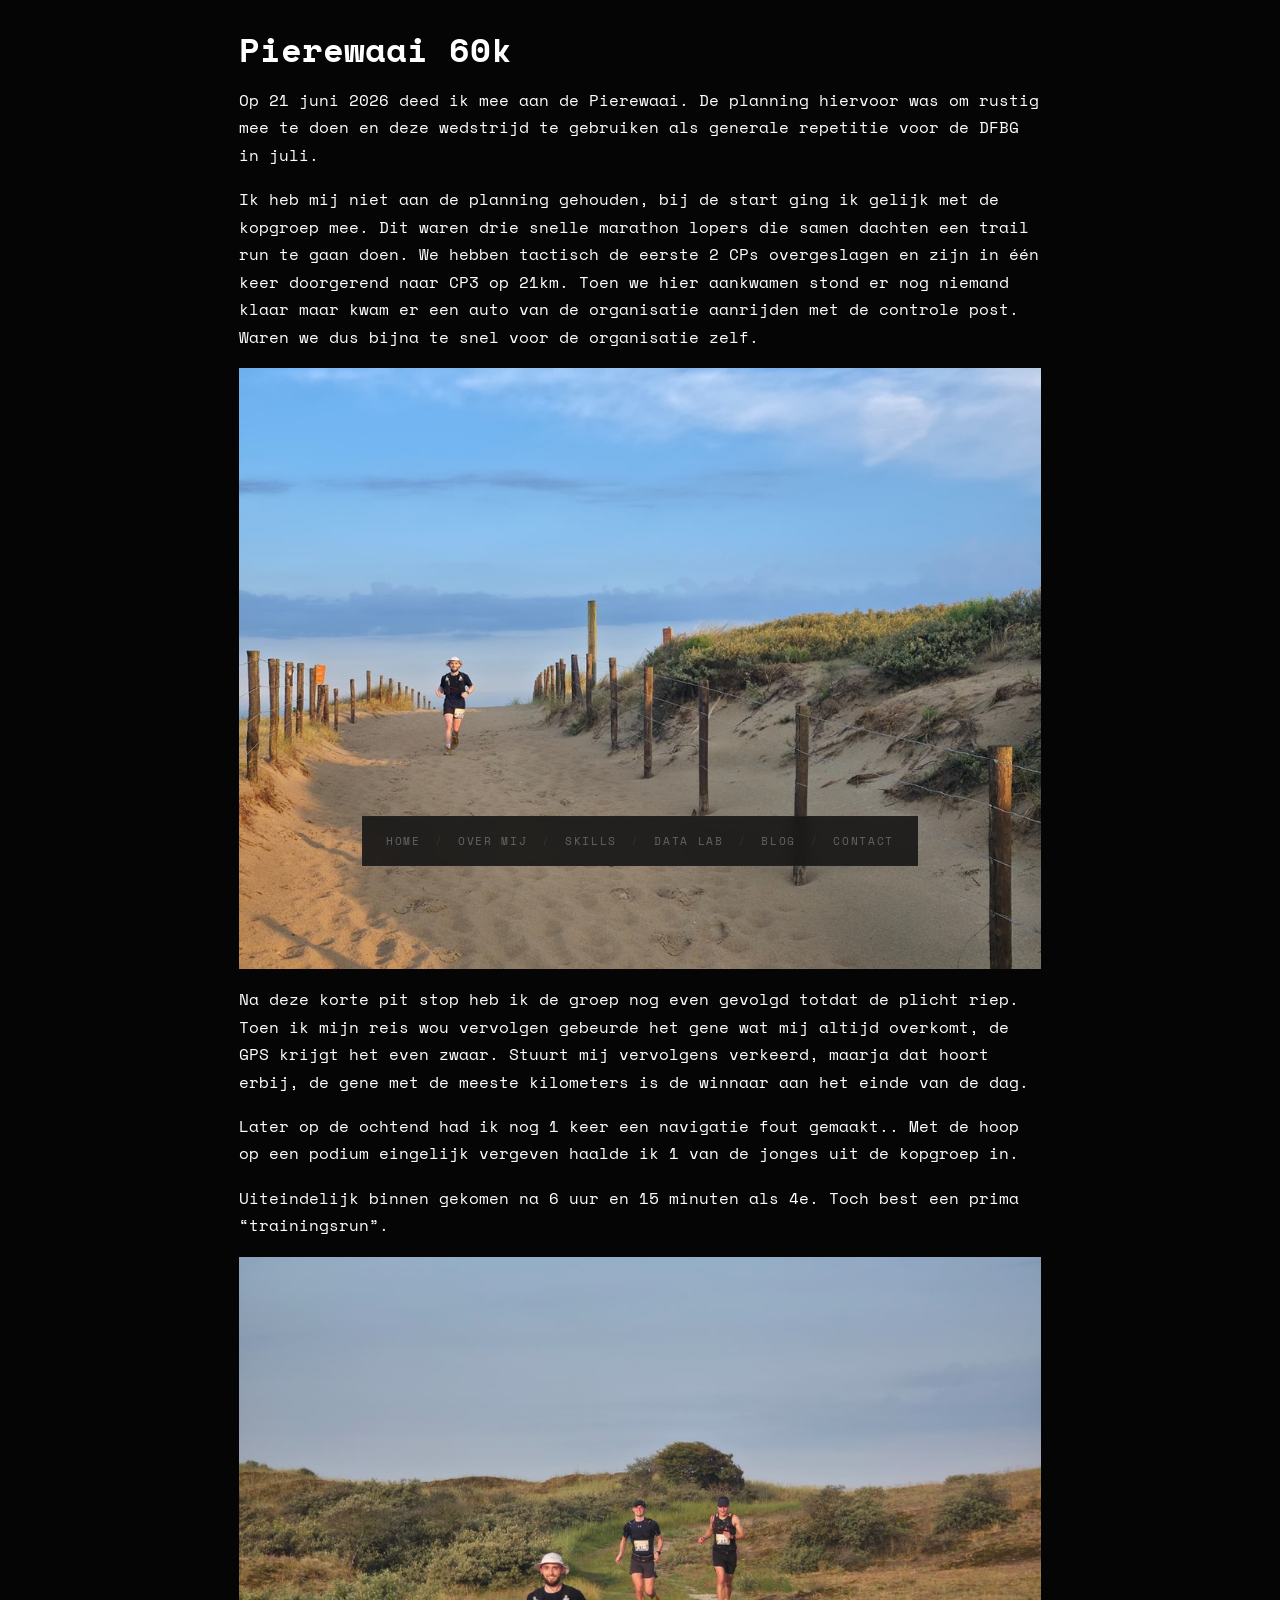
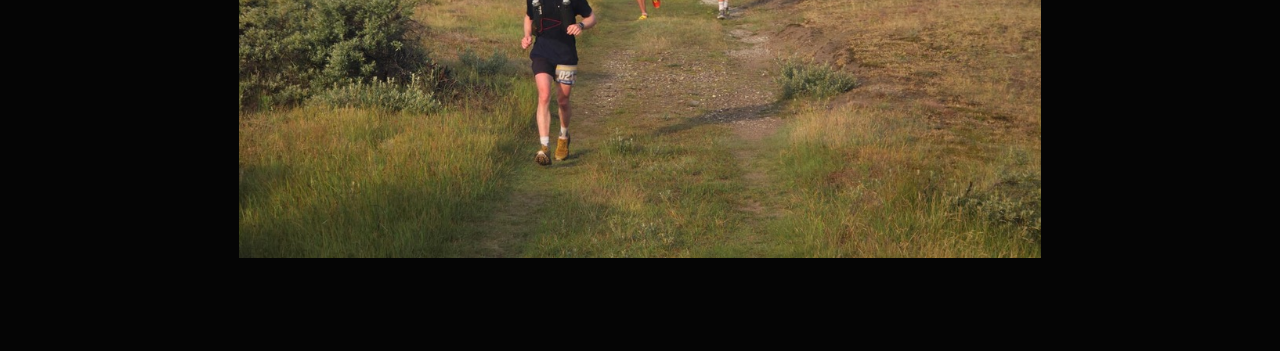
<file: Posts/Pierewaai 2026.html>
<!DOCTYPE html>
<html xmlns="http://www.w3.org/1999/xhtml" lang="en" xml:lang="en"><head>

<meta charset="utf-8">
<meta name="generator" content="quarto-1.11.9">

<meta name="viewport" content="width=device-width, initial-scale=1.0, user-scalable=yes">


<title>Pierewaai 60k</title>
<style>
/* Default styles provided by pandoc.
** See https://pandoc.org/MANUAL.html#variables-for-html for config info.
*/
span.smallcaps{font-variant: small-caps;}
div.columns{display: flex; gap: 1.5em;}
div.column{flex: auto;}
@media screen {
div.columns{gap: min(4vw, 1.5em);}
div.column{overflow-x: auto;}
}
div.hanging-indent{margin-left: 1.5em; text-indent: -1.5em;}
ul.task-list{list-style: none;}
ul.task-list li input[type="checkbox"] {
  width: 0.8em;
  margin: 0 0.8em 0.2em -1em; /* quarto-specific, see https://github.com/quarto-dev/quarto-cli/issues/4556 */ 
  vertical-align: middle;
}
</style>


<script src="../site_libs/quarto-nav/quarto-nav.js"></script>
<script src="../site_libs/clipboard/clipboard.min.js"></script>
<script src="../site_libs/quarto-search/autocomplete.umd.js"></script>
<script src="../site_libs/quarto-search/fuse.min.js"></script>
<script src="../site_libs/quarto-search/quarto-search.js"></script>
<meta name="quarto:offset" content="../">
<script src="../site_libs/quarto-html/quarto.js" type="module"></script>
<script src="../site_libs/quarto-html/tabsets/tabsets.js" type="module"></script>
<script src="../site_libs/quarto-html/scrollable-regions/scrollable-regions.js" type="module"></script>
<script src="../site_libs/quarto-html/popper.min.js"></script>
<script src="../site_libs/quarto-html/tippy.umd.min.js"></script>
<script src="../site_libs/quarto-html/anchor.min.js"></script>
<link href="../site_libs/quarto-html/tippy.css" rel="stylesheet">
<link href="../site_libs/quarto-html/quarto-syntax-highlighting-dark-447e42e69aaa9833c0ba1b986f430b20.css" rel="stylesheet" id="quarto-text-highlighting-styles">
<script src="../site_libs/bootstrap/bootstrap.min.js"></script>
<link href="../site_libs/bootstrap/bootstrap-icons.css" rel="stylesheet">
<link href="../site_libs/bootstrap/bootstrap-9e84aeb34b999b627bff037d84a24f1b.min.css" rel="stylesheet" append-hash="true" id="quarto-bootstrap" data-mode="dark">
<script id="quarto-search-options" type="application/json">{
  "location": "sidebar",
  "copy-button": false,
  "collapse-after": 3,
  "panel-placement": "start",
  "type": "textbox",
  "limit": 50,
  "keyboard-shortcut": [
    "f",
    "/",
    "s"
  ],
  "show-item-context": false,
  "language": {
    "search-no-results-text": "No results",
    "search-matching-documents-text": "matching documents",
    "search-copy-link-title": "Copy link to search",
    "search-hide-matches-text": "Hide additional matches",
    "search-more-match-text": "more match in this document",
    "search-more-matches-text": "more matches in this document",
    "search-clear-button-title": "Clear",
    "search-text-placeholder": "",
    "search-detached-cancel-button-title": "Cancel",
    "search-submit-button-title": "Submit",
    "search-label": "Search"
  }
}</script>
<link href="https://fonts.googleapis.com/css2?family=Space+Mono:wght@400;700&amp;display=swap" rel="stylesheet">
<link rel="icon" type="image/jpeg" href="images/JS.jpg">


</head>

<body class="fullcontent quarto-light"><a id="quarto-skip-link" class="visually-hidden-focusable" href="#quarto-document-content">Skip to main content</a>

<div id="quarto-search-results"></div>
<!-- content -->
<div id="quarto-content" class="quarto-container page-columns page-rows-contents page-layout-article">
<!-- sidebar -->
<!-- margin-sidebar -->
    
<!-- main -->
<main class="content" id="quarto-document-content" tabindex="-1">
<nav aria-label="Main navigation">
  <a href="../index.html#hero">Home</a><span class="sep" aria-hidden="true">/</span>
  <a href="../index.html#about">Over Mij</a><span class="sep" aria-hidden="true">/</span>
  <a href="../index.html#skills">Skills</a><span class="sep" aria-hidden="true">/</span>
  <a href="../index.html#projects">Data Lab</a><span class="sep" aria-hidden="true">/</span>
  <a href="../index.html#blogs">Blog</a><span class="sep" aria-hidden="true">/</span>
  <a href="../index.html#contact">Contact</a>
</nav>

<header id="title-block-header" class="quarto-title-block default">
<div class="quarto-title">
<h1 class="title">Pierewaai 60k</h1>
</div>



<div class="quarto-title-meta">

    
  
    
  </div>
  


</header>


<p>Op 21 juni 2026 deed ik mee aan de Pierewaai. De planning hiervoor was om rustig mee te doen en deze wedstrijd te gebruiken als generale repetitie voor de DFBG in juli.</p>
<p>Ik heb mij niet aan de planning gehouden, bij de start ging ik gelijk met de kopgroep mee. Dit waren drie snelle marathon lopers die samen dachten een trail run te gaan doen. We hebben tactisch de eerste 2 CPs overgeslagen en zijn in één keer doorgerend naar CP3 op 21km. Toen we hier aankwamen stond er nog niemand klaar maar kwam er een auto van de organisatie aanrijden met de controle post. Waren we dus bijna te snel voor de organisatie zelf.</p>
<p><img src="../images/pierewaai1.jpeg" class="img-fluid" alt="Foto tijdens de run"></p>
<p>Na deze korte pit stop heb ik de groep nog even gevolgd totdat de plicht riep. Toen ik mijn reis wou vervolgen gebeurde het gene wat mij altijd overkomt, de GPS krijgt het even zwaar. Stuurt mij vervolgens verkeerd, maarja dat hoort erbij, de gene met de meeste kilometers is de winnaar aan het einde van de dag.</p>
<p>Later op de ochtend had ik nog 1 keer een navigatie fout gemaakt.. Met de hoop op een podium eingelijk vergeven haalde ik 1 van de jonges uit de kopgroep in.</p>
<p>Uiteindelijk binnen gekomen na 6 uur en 15 minuten als 4e. Toch best een prima “trainingsrun”.</p>
<p><img src="../images/pierewaai2.jpeg" class="img-fluid" alt="Foto tijdens de run"></p>



</main> <!-- /main -->
<script id="quarto-html-after-body" type="application/javascript">
  window.document.addEventListener("DOMContentLoaded", function (event) {
    const icon = "";
    const anchorJS = new window.AnchorJS();
    anchorJS.options = {
      placement: 'right',
      icon: icon
    };
    anchorJS.add('.anchored');
    const isCodeAnnotation = (el) => {
      for (const clz of el.classList) {
        if (clz.startsWith('code-annotation-')) {                     
          return true;
        }
      }
      return false;
    }
    const onCopySuccess = function(e) {
      // button target
      const button = e.trigger;
      // don't keep focus
      button.blur();
      // flash "checked"
      button.classList.add('code-copy-button-checked');
      var currentTitle = button.getAttribute("title");
      button.setAttribute("title", "Copied!");
      let tooltip;
      if (window.bootstrap) {
        button.setAttribute("data-bs-toggle", "tooltip");
        button.setAttribute("data-bs-placement", "left");
        button.setAttribute("data-bs-title", "Copied!");
        tooltip = new bootstrap.Tooltip(button, 
          { trigger: "manual", 
            customClass: "code-copy-button-tooltip",
            offset: [0, -8]});
        tooltip.show();    
      }
      setTimeout(function() {
        if (tooltip) {
          tooltip.hide();
          button.removeAttribute("data-bs-title");
          button.removeAttribute("data-bs-toggle");
          button.removeAttribute("data-bs-placement");
        }
        button.setAttribute("title", currentTitle);
        button.classList.remove('code-copy-button-checked');
      }, 1000);
      // clear code selection
      e.clearSelection();
    }
    const getTextToCopy = function(trigger) {
      const outerScaffold = trigger.parentElement.cloneNode(true);
      const codeEl = outerScaffold.querySelector('code');
      for (const childEl of codeEl.children) {
        if (isCodeAnnotation(childEl)) {
          childEl.remove();
        }
      }
      return codeEl.innerText;
    }
    const clipboard = new window.ClipboardJS('.code-copy-button:not([data-in-quarto-modal])', {
      text: getTextToCopy
    });
    clipboard.on('success', onCopySuccess);
    if (window.document.getElementById('quarto-embedded-source-code-modal')) {
      const clipboardModal = new window.ClipboardJS('.code-copy-button[data-in-quarto-modal]', {
        text: getTextToCopy,
        container: window.document.getElementById('quarto-embedded-source-code-modal')
      });
      clipboardModal.on('success', onCopySuccess);
    }
      var localhostRegex = new RegExp(/^(?:http|https):\/\/localhost\:?[0-9]*\//);
      var mailtoRegex = new RegExp(/^mailto:/);
        var filterRegex = new RegExp("https:\/\/sobotka\.nl");
      var isInternal = (href) => {
          return filterRegex.test(href) || localhostRegex.test(href) || mailtoRegex.test(href);
      }
      // Inspect non-navigation links and adorn them if external
      window.quartoDecorateExternalLinks = function (root) {
     var links = (root || window.document).querySelectorAll('a[href]:not(.nav-link):not(.navbar-brand):not(.toc-action):not(.sidebar-link):not(.sidebar-item-toggle):not(.pagination-link):not(.no-external):not([aria-hidden]):not(.dropdown-item):not(.quarto-navigation-tool):not(.about-link)');
      for (var i=0; i<links.length; i++) {
        const link = links[i];
        if (!isInternal(link.href)) {
          // undo the damage that might have been done by quarto-nav.js in the case of
          // links that we want to consider external
          if (link.dataset.originalHref !== undefined) {
            link.href = link.dataset.originalHref;
          }
          if (!link.classList.contains('no-external-icon')) {
          }
        }
      }
      };
      window.quartoDecorateExternalLinks(window.document);
    // Esc closes the popup (WCAG 1.4.13) and focus leaving both trigger and
    // popup closes it (WCAG 2.4.11); tippy handles neither for interactive popups.
    const hideOnEscAndFocusOut = {
      name: 'hideOnEscAndFocusOut',
      defaultValue: true,
      fn(instance) {
        const dismiss = () => {
          // A show scheduled by the trigger delay would otherwise reopen it
          instance.clearDelayTimeouts();
          instance.hide();
        };
        const onKeyDown = (event) => {
          if (event.key !== 'Escape') {
            return;
          }
          // Keep Esc from also reaching page handlers (e.g. reveal.js overview),
          // except an open reveal.js slide menu, which Esc should close too.
          // The menu handles keys only when its keyboard option is on.
          const menuHandlesEsc = window.Reveal?.getPlugin?.('menu')?.isOpen() &&
            window.Reveal.getConfig().menu?.keyboard !== false;
          if (!menuHandlesEsc) {
            event.stopPropagation();
          }
          if (instance.popper.contains(window.document.activeElement)) {
            // Disabled while refocusing so the focus trigger does not reopen it
            instance.disable();
            instance.reference.focus();
            instance.enable();
          }
          dismiss();
        };
        const onFocusOut = (event) => {
          const target = event.relatedTarget;
          if (target && !instance.reference.contains(target) &&
              !instance.popper.contains(target)) {
            dismiss();
          }
        };
        // On the trigger too: a click trigger (code-annotations: select) has no
        // blur handling. Attached for the instance's lifetime so leaving the
        // trigger also cancels a show still pending on the trigger delay.
        instance.reference.addEventListener('focusout', onFocusOut);
        return {
          onShow() {
            window.document.addEventListener('keydown', onKeyDown, true);
            instance.popper.addEventListener('focusout', onFocusOut);
          },
          onHide() {
            window.document.removeEventListener('keydown', onKeyDown, true);
            instance.popper.removeEventListener('focusout', onFocusOut);
          },
          onDestroy() {
            instance.reference.removeEventListener('focusout', onFocusOut);
          },
        };
      },
    };
    function tippyHover(el, contentFn, onTriggerFn, onUntriggerFn) {
      const config = {
        allowHTML: true,
        maxWidth: 500,
        delay: 100,
        arrow: false,
        appendTo: function(el) {
            return el.parentElement;
        },
        interactive: true,
        interactiveBorder: 10,
        theme: 'quarto',
        placement: 'bottom-start',
        plugins: [hideOnEscAndFocusOut],
      };
      if (contentFn) {
        config.content = contentFn;
      }
      if (onTriggerFn) {
        config.onTrigger = onTriggerFn;
      }
      if (onUntriggerFn) {
        config.onUntrigger = onUntriggerFn;
      }
      window.tippy(el, config); 
    }
    const noterefs = window.document.querySelectorAll('a[role="doc-noteref"]');
    for (var i=0; i<noterefs.length; i++) {
      const ref = noterefs[i];
      tippyHover(ref, function() {
        // use id or data attribute instead here
        let href = ref.getAttribute('data-footnote-href') || ref.getAttribute('href');
        try { href = new URL(href).hash; } catch {}
        const id = href.replace(/^#\/?/, "");
        const note = window.document.getElementById(id);
        if (note) {
          return note.innerHTML;
        } else {
          return "";
        }
      });
    }
    const xrefs = window.document.querySelectorAll('a.quarto-xref');
    const processXRef = (id, note) => {
      // Strip column container classes
      const stripColumnClz = (el) => {
        el.classList.remove("page-full", "page-columns");
        if (el.children) {
          for (const child of el.children) {
            stripColumnClz(child);
          }
        }
      }
      stripColumnClz(note)
      if (id === null || id.startsWith('sec-')) {
        // Special case sections, only their first couple elements
        const container = document.createElement("div");
        if (note.children && note.children.length > 2) {
          container.appendChild(note.children[0].cloneNode(true));
          for (let i = 1; i < note.children.length; i++) {
            const child = note.children[i];
            if (child.tagName === "P" && child.innerText === "") {
              continue;
            } else {
              container.appendChild(child.cloneNode(true));
              break;
            }
          }
          if (window.Quarto?.typesetMath) {
            window.Quarto.typesetMath(container);
          }
          return container.innerHTML
        } else {
          if (window.Quarto?.typesetMath) {
            window.Quarto.typesetMath(note);
          }
          return note.innerHTML;
        }
      } else {
        // Remove any anchor links if they are present
        const anchorLink = note.querySelector('a.anchorjs-link');
        if (anchorLink) {
          anchorLink.remove();
        }
        if (window.Quarto?.typesetMath) {
          window.Quarto.typesetMath(note);
        }
        if (note.classList.contains("callout")) {
          return note.outerHTML;
        } else {
          return note.innerHTML;
        }
      }
    }
    for (var i=0; i<xrefs.length; i++) {
      const xref = xrefs[i];
      tippyHover(xref, undefined, function(instance) {
        instance.disable();
        let url = xref.getAttribute('href');
        let hash = undefined; 
        if (url.startsWith('#')) {
          hash = url;
        } else {
          try { hash = new URL(url).hash; } catch {}
        }
        if (hash) {
          const id = hash.replace(/^#\/?/, "");
          const note = window.document.getElementById(id);
          if (note !== null) {
            try {
              const html = processXRef(id, note.cloneNode(true));
              instance.setContent(html);
            } finally {
              instance.enable();
              instance.show();
            }
          } else {
            // See if we can fetch this
            fetch(url.split('#')[0])
            .then(res => res.text())
            .then(html => {
              const parser = new DOMParser();
              const htmlDoc = parser.parseFromString(html, "text/html");
              const note = htmlDoc.getElementById(id);
              if (note !== null) {
                const html = processXRef(id, note);
                instance.setContent(html);
              } 
            }).finally(() => {
              instance.enable();
              instance.show();
            });
          }
        } else {
          // See if we can fetch a full url (with no hash to target)
          // This is a special case and we should probably do some content thinning / targeting
          fetch(url)
          .then(res => res.text())
          .then(html => {
            const parser = new DOMParser();
            const htmlDoc = parser.parseFromString(html, "text/html");
            const note = htmlDoc.querySelector('main.content');
            if (note !== null) {
              // This should only happen for chapter cross references
              // (since there is no id in the URL)
              // remove the first header
              if (note.children.length > 0 && note.children[0].tagName === "HEADER") {
                note.children[0].remove();
              }
              const html = processXRef(null, note);
              instance.setContent(html);
            } 
          }).finally(() => {
            instance.enable();
            instance.show();
          });
        }
      }, function(instance) {
      });
    }
        let selectedAnnoteEl;
        const selectorForAnnotation = ( cell, annotation) => {
          let cellAttr = 'data-code-cell="' + cell + '"';
          let lineAttr = 'data-code-annotation="' +  annotation + '"';
          const selector = 'span[' + cellAttr + '][' + lineAttr + ']';
          return selector;
        }
        const selectCodeLines = (annoteEl) => {
          const doc = window.document;
          const targetCell = annoteEl.getAttribute("data-target-cell");
          const targetAnnotation = annoteEl.getAttribute("data-target-annotation");
          const annoteSpan = window.document.querySelector(selectorForAnnotation(targetCell, targetAnnotation));
          const lines = annoteSpan.getAttribute("data-code-lines").split(",");
          const lineIds = lines.map((line) => {
            return targetCell + "-" + line;
          })
          // Each band is positioned against its own containing block, which is
          // not the offsetParent of the lines, so place it from client rects.
          const placeBand = (band, firstEl, lastEl, codeBlock) => {
            const container = band.offsetParent;
            if (container === null) {
              return;
            }
            const containerRect = container.getBoundingClientRect();
            // Reveal.js scales slides with a transform, so convert client
            // pixels back to the CSS pixels of the container.
            const scale = containerRect.height / container.offsetHeight || 1;
            const firstRect = firstEl.getBoundingClientRect();
            const lastRect = lastEl.getBoundingClientRect();
            const top = (firstRect.top - containerRect.top) / scale - container.clientTop + container.scrollTop;
            const height = (lastRect.bottom - firstRect.top) / scale;
            band.style.top = top - 2 + "px";
            band.style.height = height + 4 + "px";
            if (codeBlock) {
              // Without the copy button wrapper, the containing block is wider
              // than the code block, so span the code block explicitly.
              const blockRect = codeBlock.getBoundingClientRect();
              band.style.left = (blockRect.left - containerRect.left) / scale - container.clientLeft + container.scrollLeft + "px";
              band.style.width = blockRect.width / scale + "px";
            }
          };
          if (lineIds.length > 0) {
            const el = window.document.getElementById(lineIds[0]);
            const lastEl = window.document.getElementById(lineIds[lineIds.length - 1]);
            const parent = el.parentElement.parentElement;
            // cook up a div (if necessary) and position it
            let div = window.document.getElementById("code-annotation-line-highlight");
            if (div === null) {
              div = window.document.createElement("div");
              div.setAttribute("id", "code-annotation-line-highlight");
              div.style.position = 'absolute';
              parent.appendChild(div);
            }
            placeBand(div, el, lastEl, parent.closest("div.sourceCode") || parent);
            let gutterDiv = window.document.getElementById("code-annotation-line-highlight-gutter");
            if (gutterDiv === null) {
              gutterDiv = window.document.createElement("div");
              gutterDiv.setAttribute("id", "code-annotation-line-highlight-gutter");
              gutterDiv.style.position = 'absolute';
              const codeCell = window.document.getElementById(targetCell);
              const gutter = codeCell.querySelector('.code-annotation-gutter');
              gutter.appendChild(gutterDiv);
            }
            placeBand(gutterDiv, el, lastEl);
            selectedAnnoteEl = annoteEl;
          }
        };
        const unselectCodeLines = () => {
          const elementsIds = ["code-annotation-line-highlight", "code-annotation-line-highlight-gutter"];
          elementsIds.forEach((elId) => {
            const div = window.document.getElementById(elId);
            if (div) {
              div.remove();
            }
          });
          selectedAnnoteEl = undefined;
        };
          // Handle positioning of the toggle
      window.addEventListener(
        "resize",
        throttle(() => {
          elRect = undefined;
          if (selectedAnnoteEl) {
            selectCodeLines(selectedAnnoteEl);
          }
        }, 10)
      );
      function throttle(fn, ms) {
      let throttle = false;
      let timer;
        return (...args) => {
          if(!throttle) { // first call gets through
              fn.apply(this, args);
              throttle = true;
          } else { // all the others get throttled
              if(timer) clearTimeout(timer); // cancel #2
              timer = setTimeout(() => {
                fn.apply(this, args);
                timer = throttle = false;
              }, ms);
          }
        };
      }
        // Attach click handler to the DT
        const annoteDls = window.document.querySelectorAll('dt[data-target-cell]');
        for (const annoteDlNode of annoteDls) {
          annoteDlNode.addEventListener('click', (event) => {
            const clickedEl = event.target;
            if (clickedEl !== selectedAnnoteEl) {
              unselectCodeLines();
              const activeEl = window.document.querySelector('dt[data-target-cell].code-annotation-active');
              if (activeEl) {
                activeEl.classList.remove('code-annotation-active');
              }
              selectCodeLines(clickedEl);
              clickedEl.classList.add('code-annotation-active');
            } else {
              // Unselect the line
              unselectCodeLines();
              clickedEl.classList.remove('code-annotation-active');
            }
          });
        }
    const findCites = (el) => {
      const parentEl = el.parentElement;
      if (parentEl) {
        const cites = parentEl.dataset.cites;
        if (cites) {
          return {
            el,
            cites: cites.split(' ')
          };
        } else {
          return findCites(el.parentElement)
        }
      } else {
        return undefined;
      }
    };
    var bibliorefs = window.document.querySelectorAll('a[role="doc-biblioref"]');
    for (var i=0; i<bibliorefs.length; i++) {
      const ref = bibliorefs[i];
      const citeInfo = findCites(ref);
      if (citeInfo) {
        tippyHover(citeInfo.el, function() {
          var popup = window.document.createElement('div');
          citeInfo.cites.forEach(function(cite) {
            var citeDiv = window.document.createElement('div');
            citeDiv.classList.add('hanging-indent');
            citeDiv.classList.add('csl-entry');
            var biblioDiv = window.document.getElementById('ref-' + cite);
            if (biblioDiv) {
              citeDiv.innerHTML = biblioDiv.innerHTML;
            }
            popup.appendChild(citeDiv);
          });
          return popup.innerHTML;
        });
      }
    }
  });
  </script>
  <script type="application/javascript">
  window.quartoScrollableRegionsLabels = {"code":"Scrollable code","output":"Scrollable output"};
  </script>
</div> <!-- /content -->




</body></html>
</file>
<file: site_libs/quarto-html/tippy.css>
.tippy-box[data-animation=fade][data-state=hidden]{opacity:0}[data-tippy-root]{max-width:calc(100vw - 10px)}.tippy-box{position:relative;background-color:#333;color:#fff;border-radius:4px;font-size:14px;line-height:1.4;white-space:normal;outline:0;transition-property:transform,visibility,opacity}.tippy-box[data-placement^=top]>.tippy-arrow{bottom:0}.tippy-box[data-placement^=top]>.tippy-arrow:before{bottom:-7px;left:0;border-width:8px 8px 0;border-top-color:initial;transform-origin:center top}.tippy-box[data-placement^=bottom]>.tippy-arrow{top:0}.tippy-box[data-placement^=bottom]>.tippy-arrow:before{top:-7px;left:0;border-width:0 8px 8px;border-bottom-color:initial;transform-origin:center bottom}.tippy-box[data-placement^=left]>.tippy-arrow{right:0}.tippy-box[data-placement^=left]>.tippy-arrow:before{border-width:8px 0 8px 8px;border-left-color:initial;right:-7px;transform-origin:center left}.tippy-box[data-placement^=right]>.tippy-arrow{left:0}.tippy-box[data-placement^=right]>.tippy-arrow:before{left:-7px;border-width:8px 8px 8px 0;border-right-color:initial;transform-origin:center right}.tippy-box[data-inertia][data-state=visible]{transition-timing-function:cubic-bezier(.54,1.5,.38,1.11)}.tippy-arrow{width:16px;height:16px;color:#333}.tippy-arrow:before{content:"";position:absolute;border-color:transparent;border-style:solid}.tippy-content{position:relative;padding:5px 9px;z-index:1}
</file>
<file: site_libs/quarto-html/quarto-syntax-highlighting-dark-447e42e69aaa9833c0ba1b986f430b20.css>
/* quarto syntax highlight colors */
:root {
  --quarto-hl-al-color: #f07178;
  --quarto-hl-an-color: #d4d0ab;
  --quarto-hl-at-color: #00e0e0;
  --quarto-hl-bn-color: #d4d0ab;
  --quarto-hl-bu-color: #abe338;
  --quarto-hl-ch-color: #abe338;
  --quarto-hl-co-color: #f8f8f2;
  --quarto-hl-cv-color: #ffd700;
  --quarto-hl-cn-color: #ffd700;
  --quarto-hl-cf-color: #ffa07a;
  --quarto-hl-dt-color: #ffa07a;
  --quarto-hl-dv-color: #d4d0ab;
  --quarto-hl-do-color: #f8f8f2;
  --quarto-hl-er-color: #f07178;
  --quarto-hl-ex-color: #00e0e0;
  --quarto-hl-fl-color: #d4d0ab;
  --quarto-hl-fu-color: #ffa07a;
  --quarto-hl-im-color: #abe338;
  --quarto-hl-in-color: #d4d0ab;
  --quarto-hl-kw-color: #ffa07a;
  --quarto-hl-op-color: #ffa07a;
  --quarto-hl-ot-color: #00e0e0;
  --quarto-hl-pp-color: #dcc6e0;
  --quarto-hl-re-color: #00e0e0;
  --quarto-hl-sc-color: #abe338;
  --quarto-hl-ss-color: #abe338;
  --quarto-hl-st-color: #abe338;
  --quarto-hl-va-color: #00e0e0;
  --quarto-hl-vs-color: #abe338;
  --quarto-hl-wa-color: #dcc6e0;
}

/* other quarto variables */
:root {
  --quarto-font-monospace: SFMono-Regular, Menlo, Monaco, Consolas, "Liberation Mono", "Courier New", monospace;
}

/* syntax highlight based on Pandoc's rules */
pre > code.sourceCode > span {
  color: #f8f8f2;
}

code.sourceCode > span {
  color: #f8f8f2;
}

div.sourceCode,
div.sourceCode pre.sourceCode {
  color: #f8f8f2;
}

/* Normal */
code span {
  color: #f8f8f2;
}

/* Alert */
code span.al {
  color: #f07178;
}

/* Annotation */
code span.an {
  color: #d4d0ab;
}

/* Attribute */
code span.at {
  color: #00e0e0;
}

/* BaseN */
code span.bn {
  color: #d4d0ab;
}

/* BuiltIn */
code span.bu {
  color: #abe338;
}

/* ControlFlow */
code span.cf {
  font-weight: bold;
  color: #ffa07a;
}

/* Char */
code span.ch {
  color: #abe338;
}

/* Constant */
code span.cn {
  color: #ffd700;
}

/* Comment */
code span.co {
  font-style: italic;
  color: #f8f8f2;
}

/* CommentVar */
code span.cv {
  color: #ffd700;
}

/* Documentation */
code span.do {
  color: #f8f8f2;
}

/* DataType */
code span.dt {
  color: #ffa07a;
}

/* DecVal */
code span.dv {
  color: #d4d0ab;
}

/* Error */
code span.er {
  color: #f07178;
  text-decoration: underline;
}

/* Extension */
code span.ex {
  font-weight: bold;
  color: #00e0e0;
}

/* Float */
code span.fl {
  color: #d4d0ab;
}

/* Function */
code span.fu {
  color: #ffa07a;
}

/* Import */
code span.im {
  color: #abe338;
}

/* Information */
code span.in {
  color: #d4d0ab;
}

/* Keyword */
code span.kw {
  font-weight: bold;
  color: #ffa07a;
}

/* Operator */
code span.op {
  color: #ffa07a;
}

/* Other */
code span.ot {
  color: #00e0e0;
}

/* Preprocessor */
code span.pp {
  color: #dcc6e0;
}

/* RegionMarker */
code span.re {
  background-color: #f8f8f2;
  color: #00e0e0;
}

/* SpecialChar */
code span.sc {
  color: #abe338;
}

/* SpecialString */
code span.ss {
  color: #abe338;
}

/* String */
code span.st {
  color: #abe338;
}

/* Variable */
code span.va {
  color: #00e0e0;
}

/* VerbatimString */
code span.vs {
  color: #abe338;
}

/* Warning */
code span.wa {
  color: #dcc6e0;
}

.prevent-inlining {
  content: "</";
}

/*# sourceMappingURL=be8e1111c2b710f7c3a4926ffa2967aa.css.map */
</file>
